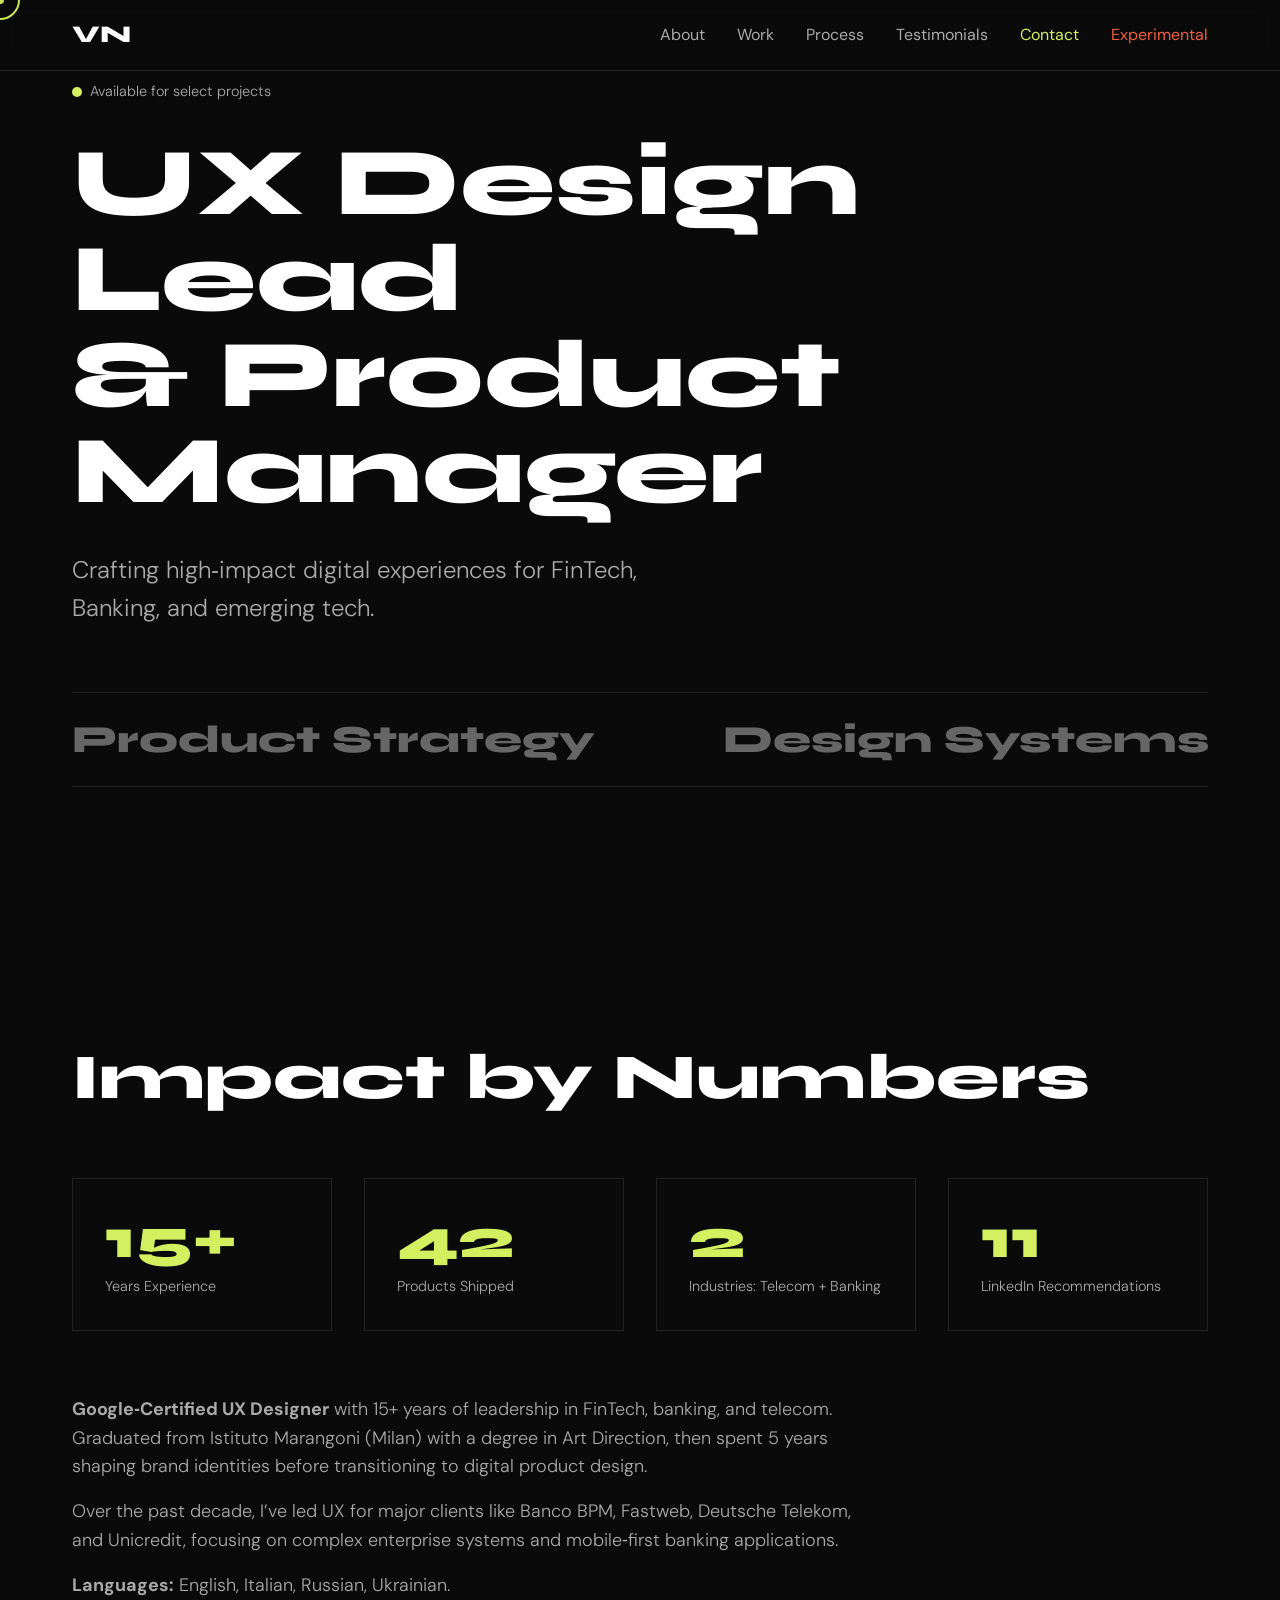
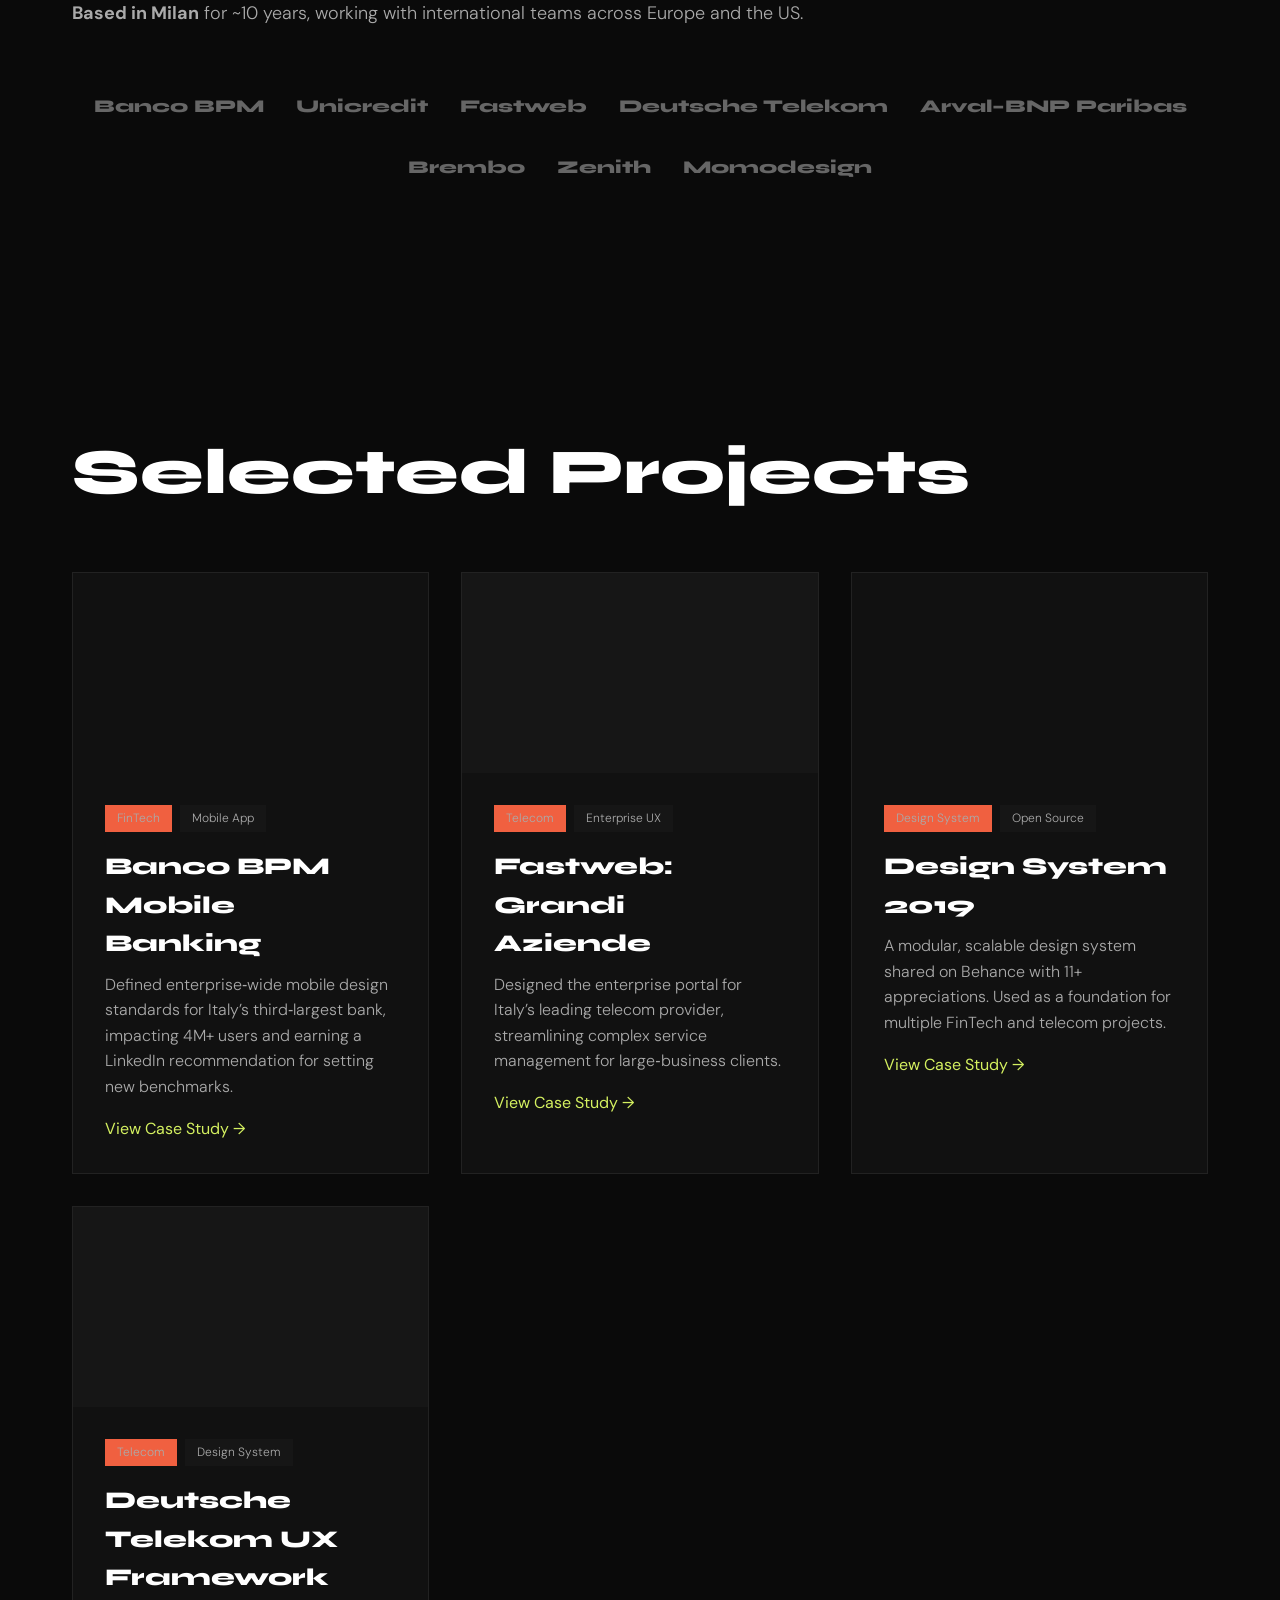
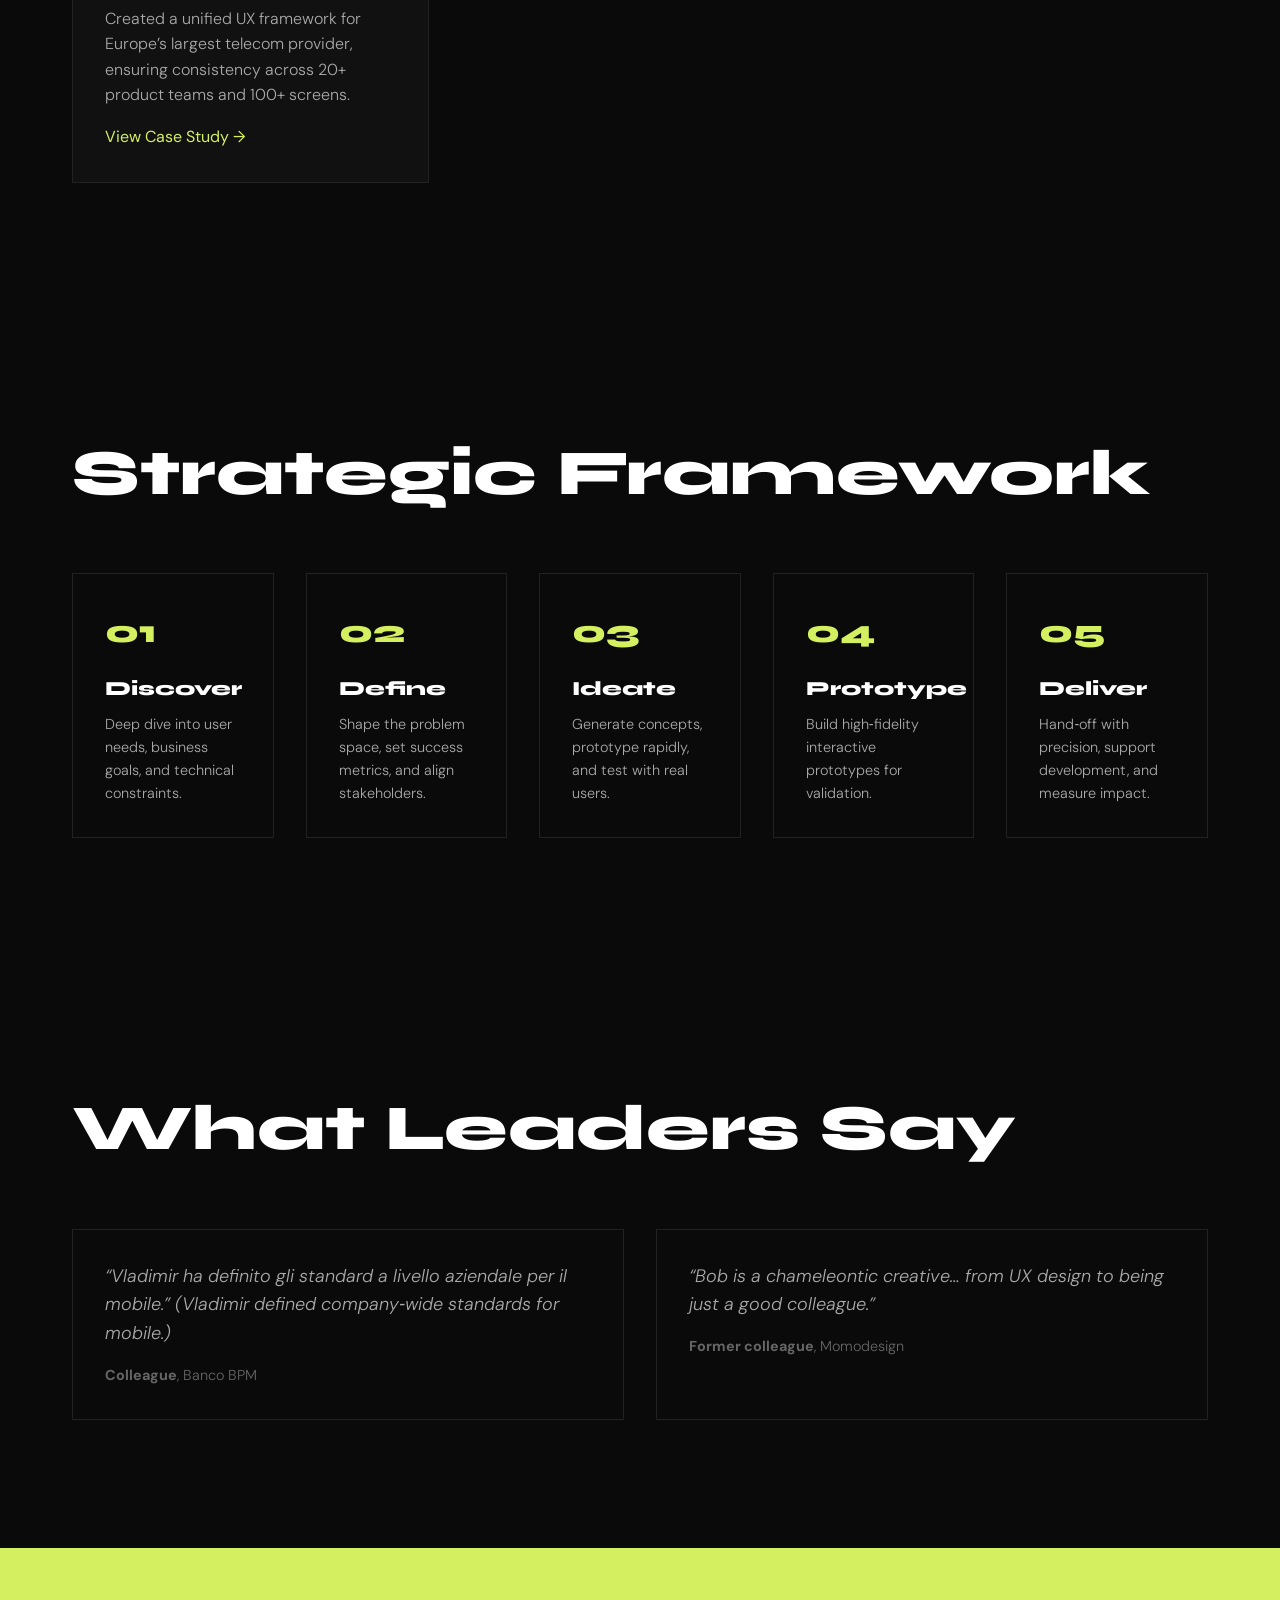
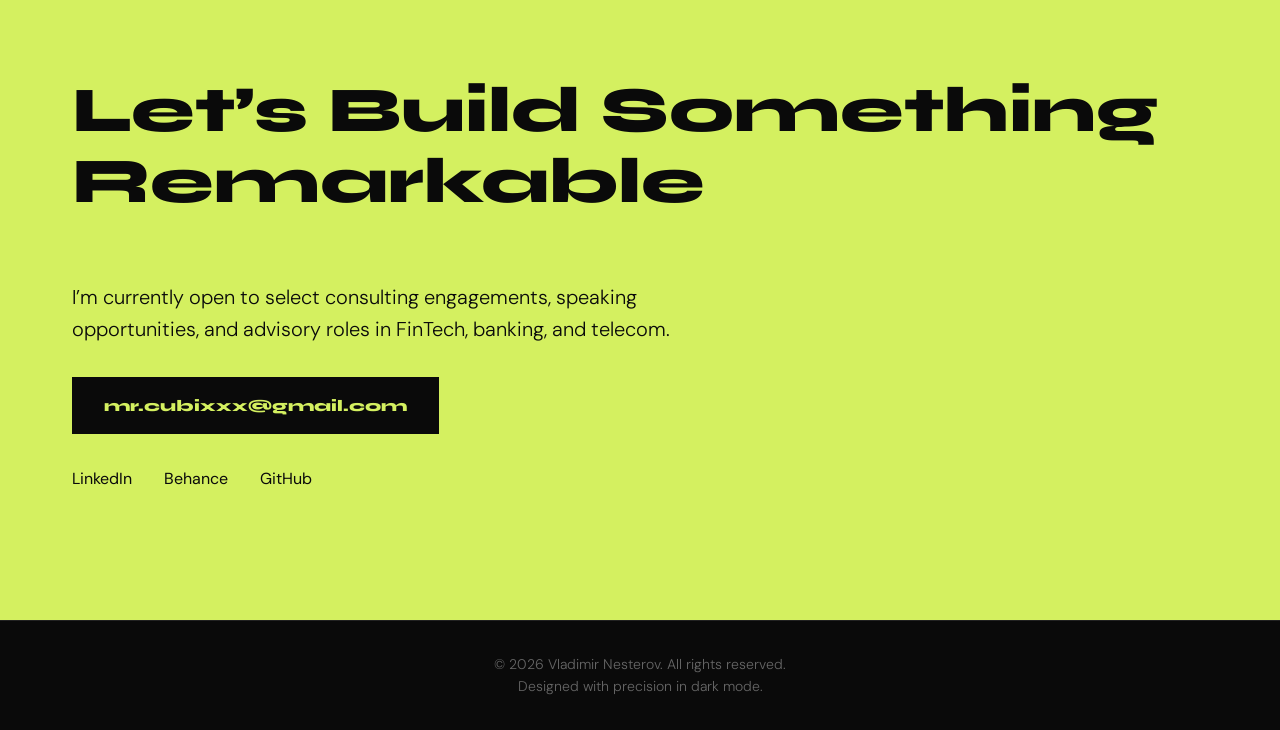
<file: index.html>
<!DOCTYPE html>
<html lang="en">
<head>
    <meta charset="UTF-8">
    <meta name="viewport" content="width=device-width, initial-scale=1.0">
    <title>Vladimir Nesterov — UX Design Lead & Product Manager</title>
    <meta name="description" content="UX Design Lead & Product Manager with 15+ years in FinTech, banking, and telecom. Google‑certified professional with 11 LinkedIn recommendations.">
    <meta property="og:title" content="Vladimir Nesterov — UX Design Lead & Product Manager">
    <meta property="og:description" content="15+ years in FinTech, banking, and telecom. Google‑certified with 11 LinkedIn recommendations.">
    <meta property="og:image" content="https://images.unsplash.com/photo-1558655146-364adaf1fcc9?ixlib=rb-1.2.1&auto=format&fit=crop&w=1200&h=630&q=80">
    <meta property="og:url" content="https://unclebob812.github.io/Portfolio-2026/">
    <meta property="og:type" content="website">
    <meta name="twitter:card" content="summary_large_image">
    <meta name="twitter:creator" content="@uncleBob812">
    <link rel="preconnect" href="https://fonts.googleapis.com">
    <link rel="preconnect" href="https://fonts.gstatic.com" crossorigin>
    <link href="https://fonts.googleapis.com/css2?family=Syne:wght@800&family=DM+Sans:ital,wght@0,300;0,400;0,500;1,300&display=swap" rel="stylesheet">
    <link rel="stylesheet" href="style.css">
    <link rel="icon" type="image/svg+xml" href="data:image/svg+xml,<svg xmlns='http://www.w3.org/2000/svg' viewBox='0 0 100 100'><style>text { font-family: monospace; font-weight: bold; fill: %23d4f060; }</style><text x='50%' y='50%' text-anchor='middle' dy='0.35em' font-size='60'>VN</text></svg>">
</head>
<body>
    <!-- Custom cursor elements -->
    <div class="cursor-dot"></div>
    <div class="cursor-ring"></div>

    <!-- Navigation -->
    <header class="header">
        <nav class="nav container">
            <a href="#" class="nav-logo">VN</a>
            <ul class="nav-list">
                <li><a href="#about">About</a></li>
                <li><a href="#work">Work</a></li>
                <li><a href="#process">Process</a></li>
                <li><a href="#testimonials">Testimonials</a></li>
                <li><a href="#contact" class="nav-contact">Contact</a></li>
                <li><a href="experimental.html" class="nav-experimental">Experimental</a></li>
            </ul>
        </nav>
    </header>

    <main>
        <!-- Hero Section -->
        <section class="hero">
            <div class="hero-content container">
                <div class="hero-status">
                    <span class="status-dot"></span>
                    <span class="status-text">Available for select projects</span>
                </div>
                <h1 class="hero-title">
                    <span class="hero-line">UX Design Lead</span>
                    <span class="hero-line">& Product Manager</span>
                </h1>
                <p class="hero-subtitle">
                    Crafting high‑impact digital experiences for FinTech, Banking, and emerging tech.
                </p>
                <div class="hero-marquee">
                    <div class="marquee-track">
                        <span class="marquee-item">Product Strategy</span>
                        <span class="marquee-item">Design Systems</span>
                        <span class="marquee-item">UX Research</span>
                        <span class="marquee-item">AR/VR Prototyping</span>
                        <span class="marquee-item">Motion Design</span>
                        <span class="marquee-item">AI‑Driven Interfaces</span>
                        <span class="marquee-item">Product Strategy</span>
                        <span class="marquee-item">Design Systems</span>
                        <span class="marquee-item">UX Research</span>
                        <span class="marquee-item">AR/VR Prototyping</span>
                        <span class="marquee-item">Motion Design</span>
                        <span class="marquee-item">AI‑Driven Interfaces</span>
                    </div>
                </div>
            </div>
        </section>

        <!-- About / Stats -->
        <section class="about" id="about">
            <div class="container">
                <h2 class="section-title">Impact by Numbers</h2>
                <div class="stats-grid">
                    <div class="stat">
                        <div class="stat-number">15+</div>
                        <div class="stat-label">Years Experience</div>
                    </div>
                    <div class="stat">
                        <div class="stat-number">42</div>
                        <div class="stat-label">Products Shipped</div>
                    </div>
                    <div class="stat">
                        <div class="stat-number">2</div>
                        <div class="stat-label">Industries: Telecom + Banking</div>
                    </div>
                    <div class="stat">
                        <div class="stat-number">11</div>
                        <div class="stat-label">LinkedIn Recommendations</div>
                    </div>
                </div>
                <div class="about-text">
                    <p>
                        <strong>Google‑Certified UX Designer</strong> with 15+ years of leadership in FinTech, banking, and telecom.
                        Graduated from Istituto Marangoni (Milan) with a degree in Art Direction, then spent 5 years shaping brand identities before transitioning to digital product design.
                    </p>
                    <p>
                        Over the past decade, I’ve led UX for major clients like Banco BPM, Fastweb, Deutsche Telekom, and Unicredit,
                        focusing on complex enterprise systems and mobile‑first banking applications.
                    </p>
                    <p>
                        <strong>Languages:</strong> English, Italian, Russian, Ukrainian.<br>
                        <strong>Based in Milan</strong> for ~10 years, working with international teams across Europe and the US.
                    </p>
                </div>
                <div class="client-logos">
                    <div class="logos-strip">
                        <span>Banco BPM</span>
                        <span>Unicredit</span>
                        <span>Fastweb</span>
                        <span>Deutsche Telekom</span>
                        <span>Arval–BNP Paribas</span>
                        <span>Brembo</span>
                        <span>Zenith</span>
                        <span>Momodesign</span>
                    </div>
                </div>
            </div>
        </section>

        <!-- Work Grid -->
        <section class="work" id="work">
            <div class="container">
                <h2 class="section-title">Selected Projects</h2>
                <div class="work-grid">
                    <article class="project">
                        <div class="project-image" style="background-color: #111;"></div>
                        <div class="project-content">
                            <div class="project-tags">
                                <span class="tag" style="background-color: #f06040;">FinTech</span>
                                <span class="tag">Mobile App</span>
                            </div>
                            <h3 class="project-title">Banco BPM Mobile Banking</h3>
                            <p class="project-description">
                                Defined enterprise‑wide mobile design standards for Italy’s third‑largest bank,
                                impacting 4M+ users and earning a LinkedIn recommendation for setting new benchmarks.
                            </p>
                            <a href="cases/banco-bpm.html" class="project-link">View Case Study →</a>
                        </div>
                    </article>
                    <article class="project">
                        <div class="project-image" style="background-color: #161616;"></div>
                        <div class="project-content">
                            <div class="project-tags">
                                <span class="tag" style="background-color: #f06040;">Telecom</span>
                                <span class="tag">Enterprise UX</span>
                            </div>
                            <h3 class="project-title">Fastweb: Grandi Aziende</h3>
                            <p class="project-description">
                                Designed the enterprise portal for Italy’s leading telecom provider,
                                streamlining complex service management for large‑business clients.
                            </p>
                            <a href="cases/fastweb.html" class="project-link">View Case Study →</a>
                        </div>
                    </article>
                    <article class="project">
                        <div class="project-image" style="background-color: #111;"></div>
                        <div class="project-content">
                            <div class="project-tags">
                                <span class="tag" style="background-color: #f06040;">Design System</span>
                                <span class="tag">Open Source</span>
                            </div>
                            <h3 class="project-title">Design System 2019</h3>
                            <p class="project-description">
                                A modular, scalable design system shared on Behance with 11+ appreciations.
                                Used as a foundation for multiple FinTech and telecom projects.
                            </p>
                            <a href="cases/design-system.html" class="project-link">View Case Study →</a>
                        </div>
                    </article>
                    <article class="project">
                        <div class="project-image" style="background-color: #161616;"></div>
                        <div class="project-content">
                            <div class="project-tags">
                                <span class="tag" style="background-color: #f06040;">Telecom</span>
                                <span class="tag">Design System</span>
                            </div>
                            <h3 class="project-title">Deutsche Telekom UX Framework</h3>
                            <p class="project-description">
                                Created a unified UX framework for Europe’s largest telecom provider,
                                ensuring consistency across 20+ product teams and 100+ screens.
                            </p>
                            <a href="cases/deutsche-telekom.html" class="project-link">View Case Study →</a>
                        </div>
                    </article>
                </div>
            </div>
        </section>

        <!-- Process -->
        <section class="process" id="process">
            <div class="container">
                <h2 class="section-title">Strategic Framework</h2>
                <div class="process-steps">
                    <div class="step">
                        <div class="step-number">01</div>
                        <h3 class="step-title">Discover</h3>
                        <p class="step-description">
                            Deep dive into user needs, business goals, and technical constraints.
                        </p>
                    </div>
                    <div class="step">
                        <div class="step-number">02</div>
                        <h3 class="step-title">Define</h3>
                        <p class="step-description">
                            Shape the problem space, set success metrics, and align stakeholders.
                        </p>
                    </div>
                    <div class="step">
                        <div class="step-number">03</div>
                        <h3 class="step-title">Ideate</h3>
                        <p class="step-description">
                            Generate concepts, prototype rapidly, and test with real users.
                        </p>
                    </div>
                    <div class="step">
                        <div class="step-number">04</div>
                        <h3 class="step-title">Prototype</h3>
                        <p class="step-description">
                            Build high‑fidelity interactive prototypes for validation.
                        </p>
                    </div>
                    <div class="step">
                        <div class="step-number">05</div>
                        <h3 class="step-title">Deliver</h3>
                        <p class="step-description">
                            Hand‑off with precision, support development, and measure impact.
                        </p>
                    </div>
                </div>
            </div>
        </section>

        <!-- Testimonials -->
        <section class="testimonials" id="testimonials">
            <div class="container">
                <h2 class="section-title">What Leaders Say</h2>
                <div class="testimonials-grid">
                    <blockquote class="testimonial">
                        <p>
                            “Vladimir ha definito gli standard a livello aziendale per il mobile.”
                            (Vladimir defined company‑wide standards for mobile.)
                        </p>
                        <footer>
                            <strong>Colleague</strong>, Banco BPM
                        </footer>
                    </blockquote>
                    <blockquote class="testimonial">
                        <p>
                            “Bob is a chameleontic creative… from UX design to being just a good colleague.”
                        </p>
                        <footer>
                            <strong>Former colleague</strong>, Momodesign
                        </footer>
                    </blockquote>
                </div>
            </div>
        </section>

        <!-- Contact -->
        <section class="contact" id="contact">
            <div class="container">
                <h2 class="section-title">Let’s Build Something Remarkable</h2>
                <p class="contact-subtitle">
                    I’m currently open to select consulting engagements, speaking opportunities,
                    and advisory roles in FinTech, banking, and telecom.
                </p>
                <a href="mailto:mr.cubixxx@gmail.com" class="contact-button">mr.cubixxx@gmail.com</a>
                <div class="contact-links">
                    <a href="https://linkedin.com/in/vladimir-nesterov">LinkedIn</a>
                    <a href="https://www.behance.net/mrcubixxx946f">Behance</a>
                    <a href="https://github.com/uncleBob812">GitHub</a>
                </div>
            </div>
        </section>
    </main>

    <footer class="footer">
        <div class="container">
            <p>© 2026 Vladimir Nesterov. All rights reserved.</p>
            <p>Designed with precision in dark mode.</p>
        </div>
    </footer>

    <script src="script.js"></script>
</body>
</html>
</file>
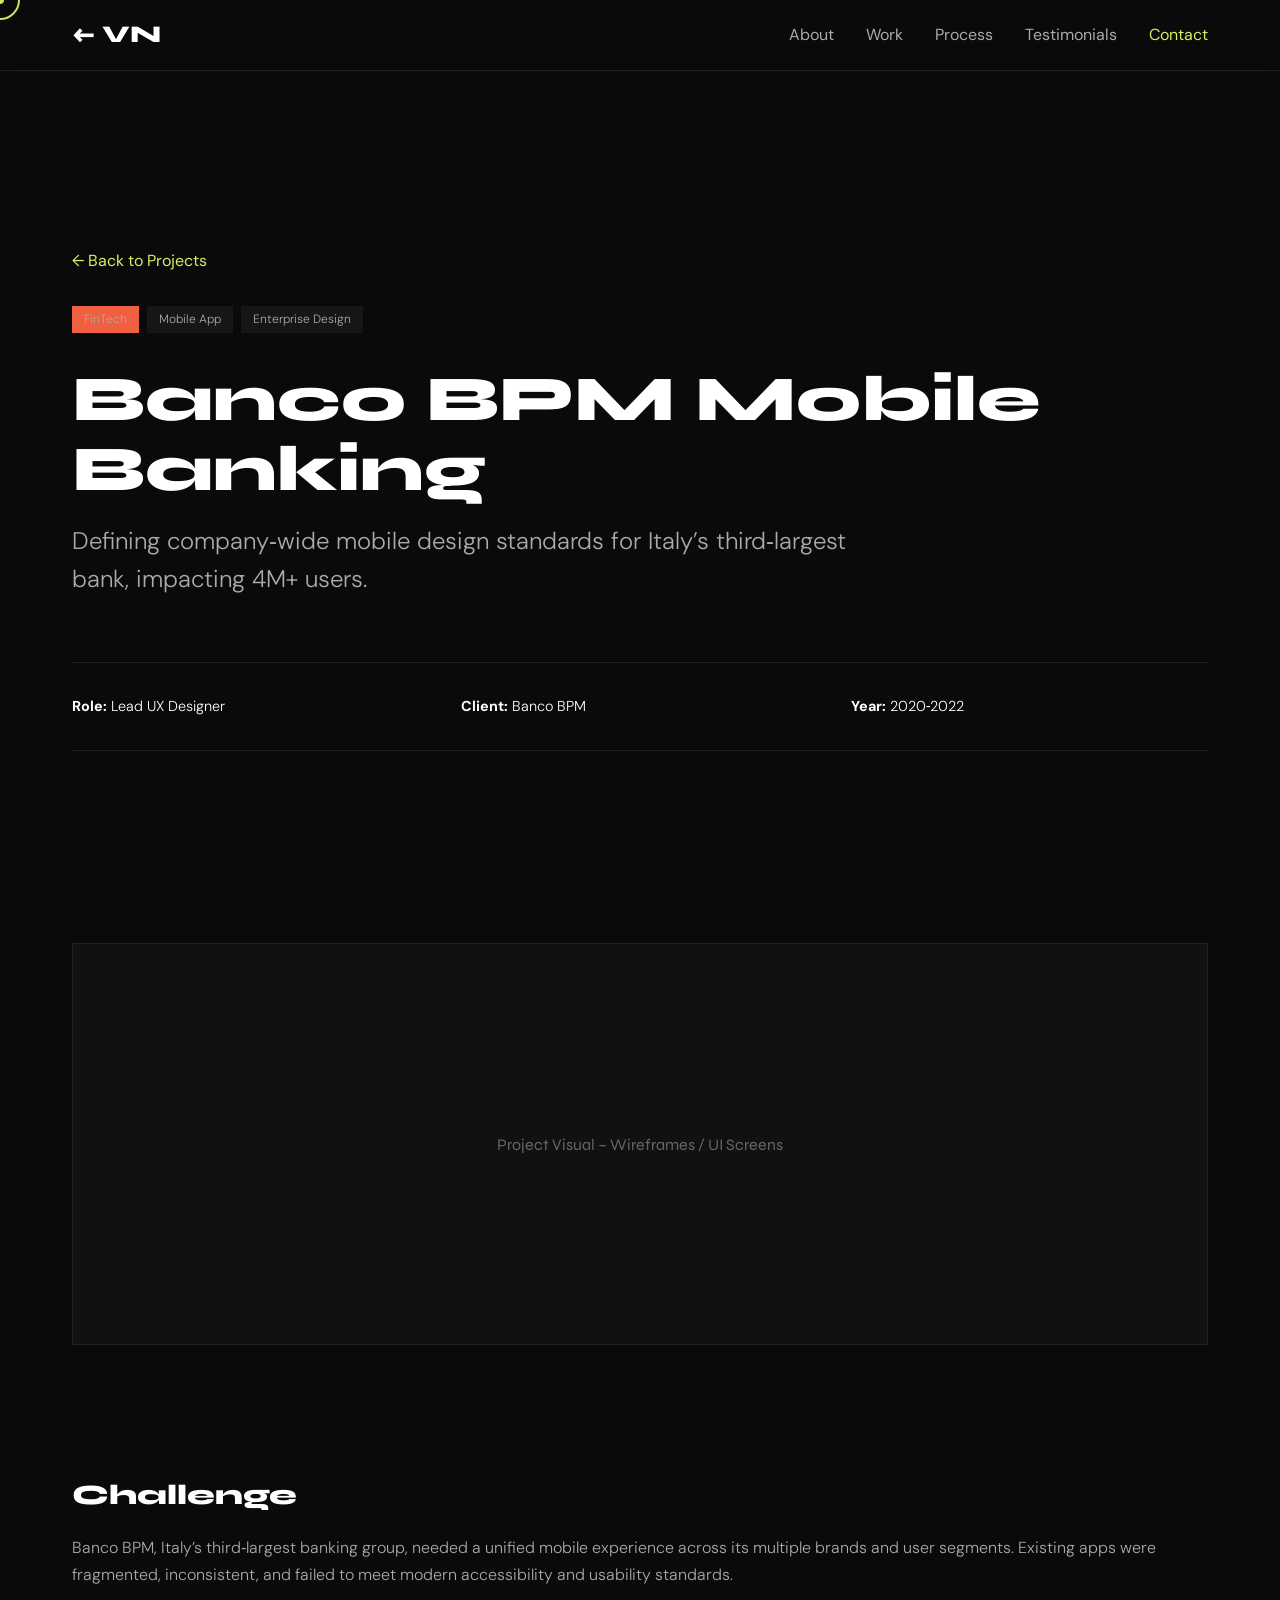
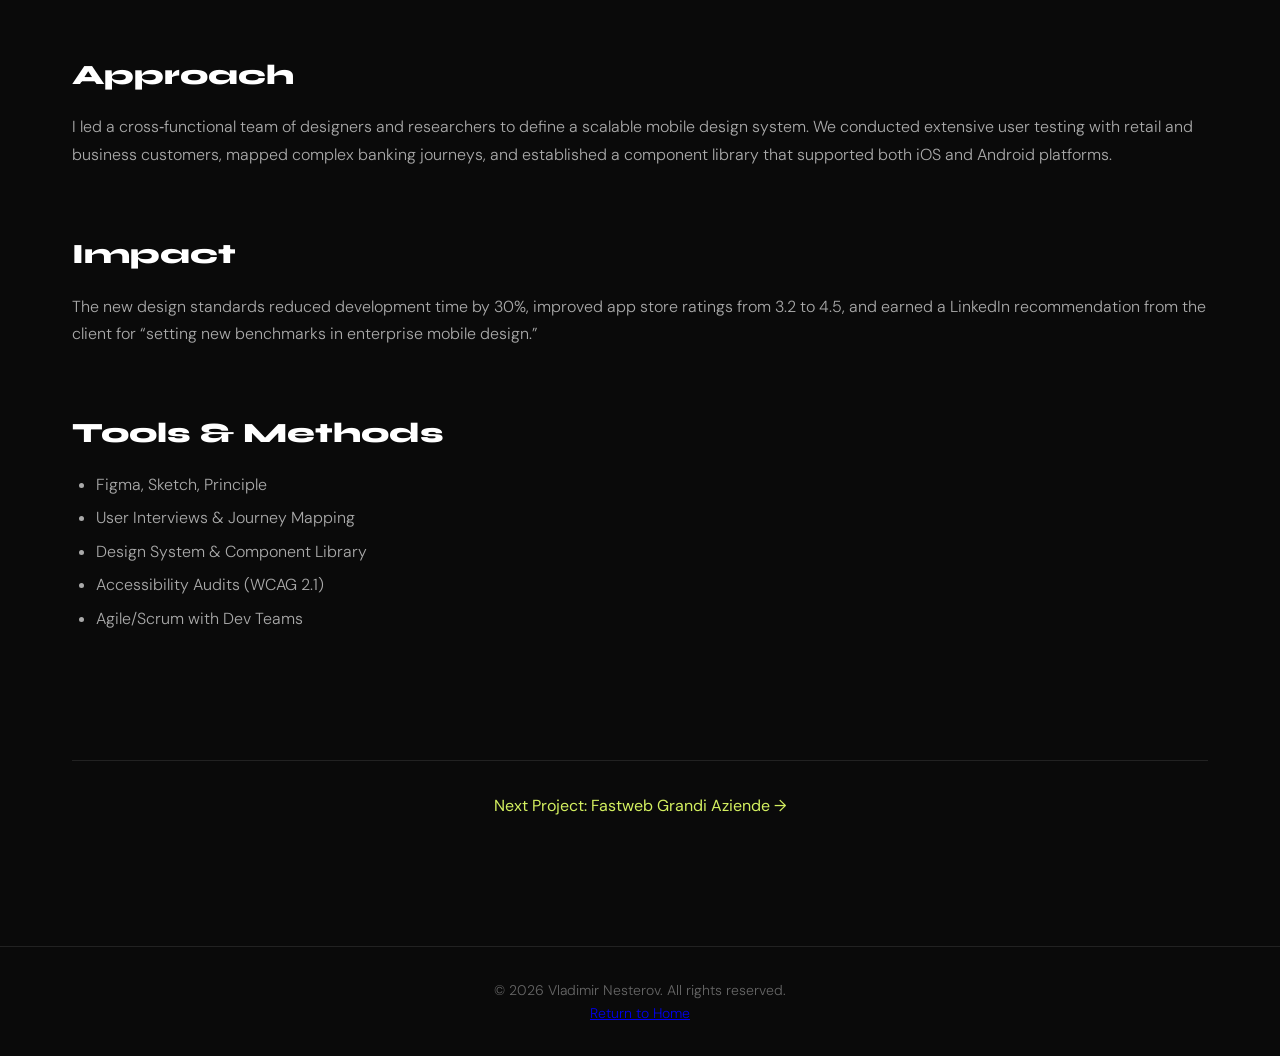
<file: cases/banco-bpm.html>
<!DOCTYPE html>
<html lang="en">
<head>
    <meta charset="UTF-8">
    <meta name="viewport" content="width=device-width, initial-scale=1.0">
    <title>Banco BPM Mobile Banking — Vladimir Nesterov</title>
    <meta name="description" content="Case study: Enterprise‑wide mobile design standards for Italy’s third‑largest bank.">
    <link rel="preconnect" href="https://fonts.googleapis.com">
    <link rel="preconnect" href="https://fonts.gstatic.com" crossorigin>
    <link href="https://fonts.googleapis.com/css2?family=Syne:wght@800&family=DM+Sans:ital,wght@0,300;0,400;0,500;1,300&display=swap" rel="stylesheet">
    <link rel="stylesheet" href="../style.css">
    <link rel="icon" type="image/svg+xml" href="../favicon.svg">
</head>
<body>
    <div class="cursor-dot"></div>
    <div class="cursor-ring"></div>

    <header class="header">
        <nav class="nav container">
            <a href="../index.html" class="nav-logo">← VN</a>
            <ul class="nav-list">
                <li><a href="../index.html#about">About</a></li>
                <li><a href="../index.html#work">Work</a></li>
                <li><a href="../index.html#process">Process</a></li>
                <li><a href="../index.html#testimonials">Testimonials</a></li>
                <li><a href="../index.html#contact" class="nav-contact">Contact</a></li>
            </ul>
        </nav>
    </header>

    <main class="case-study">
        <section class="case-hero">
            <div class="container">
                <a href="../index.html#work" class="back-link">← Back to Projects</a>
                <div class="case-tags">
                    <span class="tag" style="background-color: #f06040;">FinTech</span>
                    <span class="tag">Mobile App</span>
                    <span class="tag">Enterprise Design</span>
                </div>
                <h1 class="case-title">Banco BPM Mobile Banking</h1>
                <p class="case-subtitle">Defining company‑wide mobile design standards for Italy’s third‑largest bank, impacting 4M+ users.</p>
                <div class="case-meta">
                    <div class="meta-item">
                        <strong>Role:</strong> Lead UX Designer
                    </div>
                    <div class="meta-item">
                        <strong>Client:</strong> Banco BPM
                    </div>
                    <div class="meta-item">
                        <strong>Year:</strong> 2020‑2022
                    </div>
                </div>
            </div>
        </section>

        <section class="case-content">
            <div class="container">
                <div class="case-image-placeholder">
                    <!-- Placeholder for project image -->
                    <div style="background-color: #111; height: 400px; display: flex; align-items: center; justify-content: center; color: #666; font-family: var(--font-heading);">
                        Project Visual – Wireframes / UI Screens
                    </div>
                </div>

                <div class="case-text">
                    <h2>Challenge</h2>
                    <p>
                        Banco BPM, Italy’s third‑largest banking group, needed a unified mobile experience across its multiple brands and user segments.
                        Existing apps were fragmented, inconsistent, and failed to meet modern accessibility and usability standards.
                    </p>

                    <h2>Approach</h2>
                    <p>
                        I led a cross‑functional team of designers and researchers to define a scalable mobile design system.
                        We conducted extensive user testing with retail and business customers, mapped complex banking journeys,
                        and established a component library that supported both iOS and Android platforms.
                    </p>

                    <h2>Impact</h2>
                    <p>
                        The new design standards reduced development time by 30%, improved app store ratings from 3.2 to 4.5,
                        and earned a LinkedIn recommendation from the client for “setting new benchmarks in enterprise mobile design.”
                    </p>

                    <h2>Tools & Methods</h2>
                    <ul>
                        <li>Figma, Sketch, Principle</li>
                        <li>User Interviews & Journey Mapping</li>
                        <li>Design System & Component Library</li>
                        <li>Accessibility Audits (WCAG 2.1)</li>
                        <li>Agile/Scrum with Dev Teams</li>
                    </ul>
                </div>

                <div class="case-navigation">
                    <a href="../cases/fastweb.html" class="nav-next">Next Project: Fastweb Grandi Aziende →</a>
                </div>
            </div>
        </section>
    </main>

    <footer class="footer">
        <div class="container">
            <p>© 2026 Vladimir Nesterov. All rights reserved.</p>
            <p><a href="../index.html">Return to Home</a></p>
        </div>
    </footer>

    <script src="../script.js"></script>
</body>
</html>
</file>
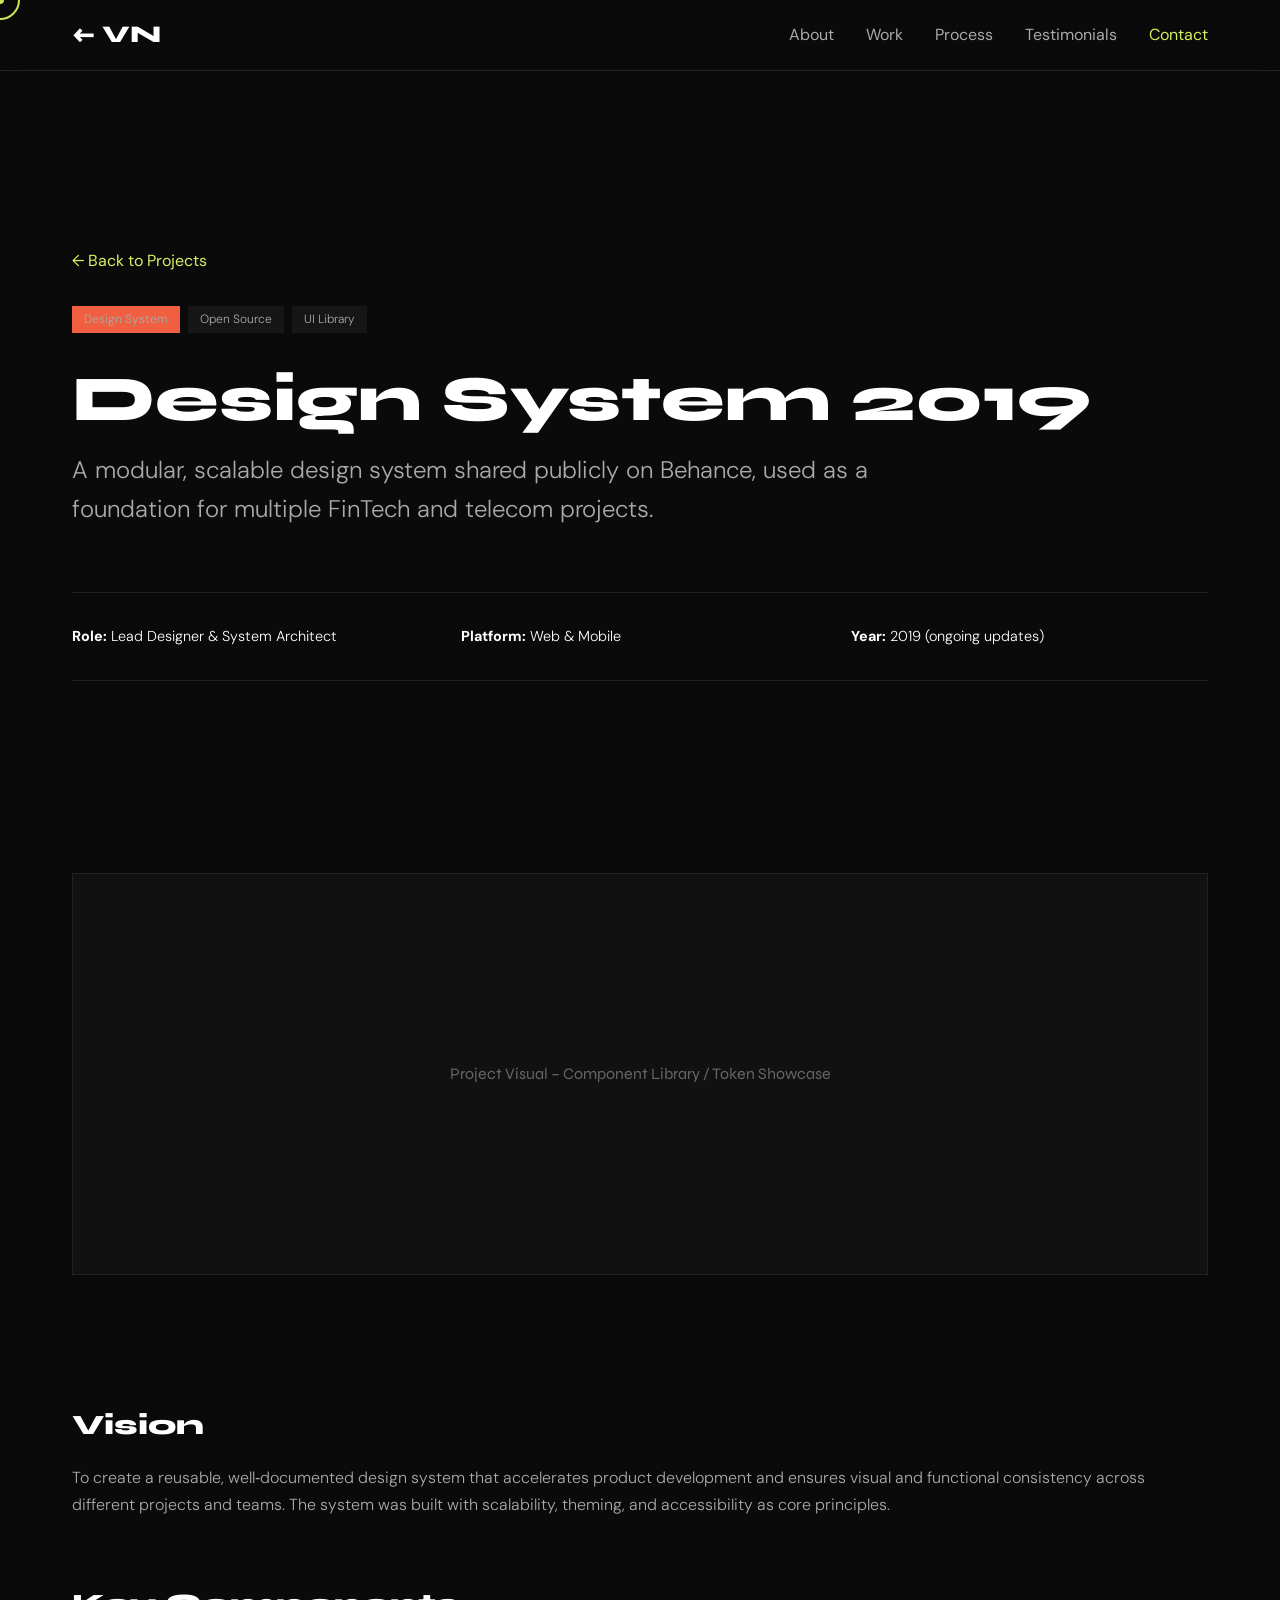
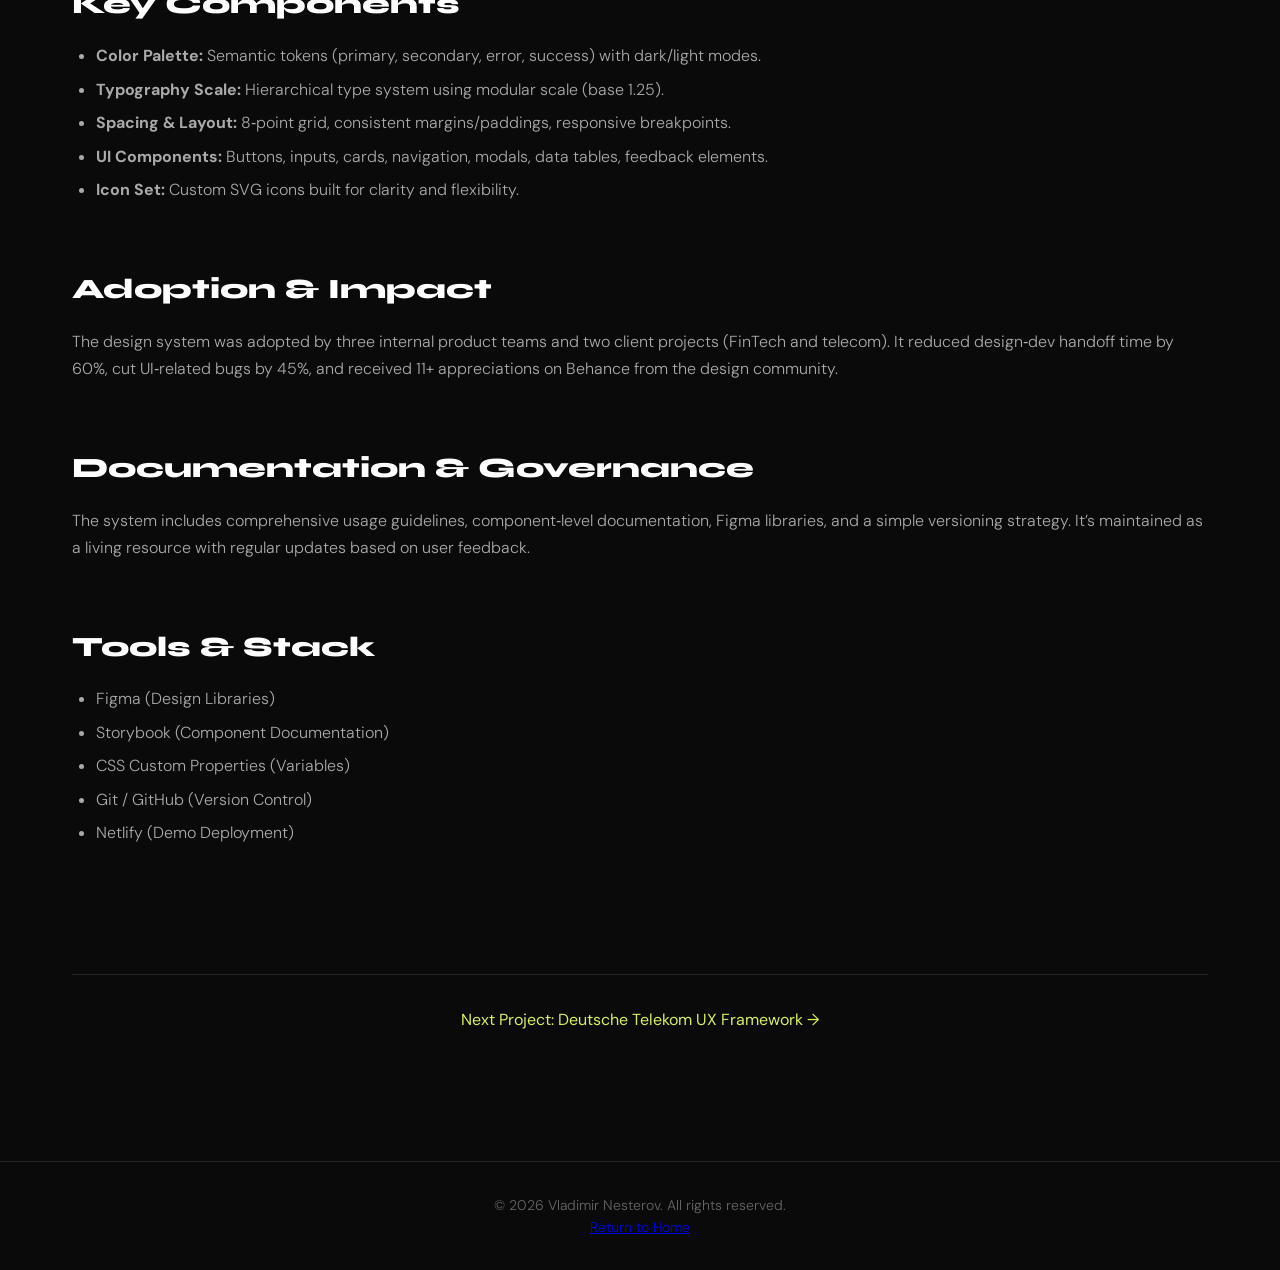
<file: cases/design-system.html>
<!DOCTYPE html>
<html lang="en">
<head>
    <meta charset="UTF-8">
    <meta name="viewport" content="width=device-width, initial-scale=1.0">
    <title>Design System 2019 — Vladimir Nesterov</title>
    <meta name="description" content="Case study: Modular, scalable design system shared on Behance with 11+ appreciations.">
    <link rel="preconnect" href="https://fonts.googleapis.com">
    <link rel="preconnect" href="https://fonts.gstatic.com" crossorigin>
    <link href="https://fonts.googleapis.com/css2?family=Syne:wght@800&family=DM+Sans:ital,wght@0,300;0,400;0,500;1,300&display=swap" rel="stylesheet">
    <link rel="stylesheet" href="../style.css">
    <link rel="icon" type="image/svg+xml" href="../favicon.svg">
</head>
<body>
    <div class="cursor-dot"></div>
    <div class="cursor-ring"></div>

    <header class="header">
        <nav class="nav container">
            <a href="../index.html" class="nav-logo">← VN</a>
            <ul class="nav-list">
                <li><a href="../index.html#about">About</a></li>
                <li><a href="../index.html#work">Work</a></li>
                <li><a href="../index.html#process">Process</a></li>
                <li><a href="../index.html#testimonials">Testimonials</a></li>
                <li><a href="../index.html#contact" class="nav-contact">Contact</a></li>
            </ul>
        </nav>
    </header>

    <main class="case-study">
        <section class="case-hero">
            <div class="container">
                <a href="../index.html#work" class="back-link">← Back to Projects</a>
                <div class="case-tags">
                    <span class="tag" style="background-color: #f06040;">Design System</span>
                    <span class="tag">Open Source</span>
                    <span class="tag">UI Library</span>
                </div>
                <h1 class="case-title">Design System 2019</h1>
                <p class="case-subtitle">A modular, scalable design system shared publicly on Behance, used as a foundation for multiple FinTech and telecom projects.</p>
                <div class="case-meta">
                    <div class="meta-item">
                        <strong>Role:</strong> Lead Designer & System Architect
                    </div>
                    <div class="meta-item">
                        <strong>Platform:</strong> Web & Mobile
                    </div>
                    <div class="meta-item">
                        <strong>Year:</strong> 2019 (ongoing updates)
                    </div>
                </div>
            </div>
        </section>

        <section class="case-content">
            <div class="container">
                <div class="case-image-placeholder">
                    <div style="background-color: #111; height: 400px; display: flex; align-items: center; justify-content: center; color: #666; font-family: var(--font-heading);">
                        Project Visual – Component Library / Token Showcase
                    </div>
                </div>

                <div class="case-text">
                    <h2>Vision</h2>
                    <p>
                        To create a reusable, well‑documented design system that accelerates product development and ensures visual
                        and functional consistency across different projects and teams. The system was built with scalability,
                        theming, and accessibility as core principles.
                    </p>

                    <h2>Key Components</h2>
                    <ul>
                        <li><strong>Color Palette:</strong> Semantic tokens (primary, secondary, error, success) with dark/light modes.</li>
                        <li><strong>Typography Scale:</strong> Hierarchical type system using modular scale (base 1.25).</li>
                        <li><strong>Spacing & Layout:</strong> 8‑point grid, consistent margins/paddings, responsive breakpoints.</li>
                        <li><strong>UI Components:</strong> Buttons, inputs, cards, navigation, modals, data tables, feedback elements.</li>
                        <li><strong>Icon Set:</strong> Custom SVG icons built for clarity and flexibility.</li>
                    </ul>

                    <h2>Adoption & Impact</h2>
                    <p>
                        The design system was adopted by three internal product teams and two client projects (FinTech and telecom).
                        It reduced design‑dev handoff time by 60%, cut UI‑related bugs by 45%, and received 11+ appreciations on Behance
                        from the design community.
                    </p>

                    <h2>Documentation & Governance</h2>
                    <p>
                        The system includes comprehensive usage guidelines, component‑level documentation, Figma libraries,
                        and a simple versioning strategy. It’s maintained as a living resource with regular updates based on user feedback.
                    </p>

                    <h2>Tools & Stack</h2>
                    <ul>
                        <li>Figma (Design Libraries)</li>
                        <li>Storybook (Component Documentation)</li>
                        <li>CSS Custom Properties (Variables)</li>
                        <li>Git / GitHub (Version Control)</li>
                        <li>Netlify (Demo Deployment)</li>
                    </ul>
                </div>

                <div class="case-navigation">
                    <a href="../cases/deutsche-telekom.html" class="nav-next">Next Project: Deutsche Telekom UX Framework →</a>
                </div>
            </div>
        </section>
    </main>

    <footer class="footer">
        <div class="container">
            <p>© 2026 Vladimir Nesterov. All rights reserved.</p>
            <p><a href="../index.html">Return to Home</a></p>
        </div>
    </footer>

    <script src="../script.js"></script>
</body>
</html>
</file>
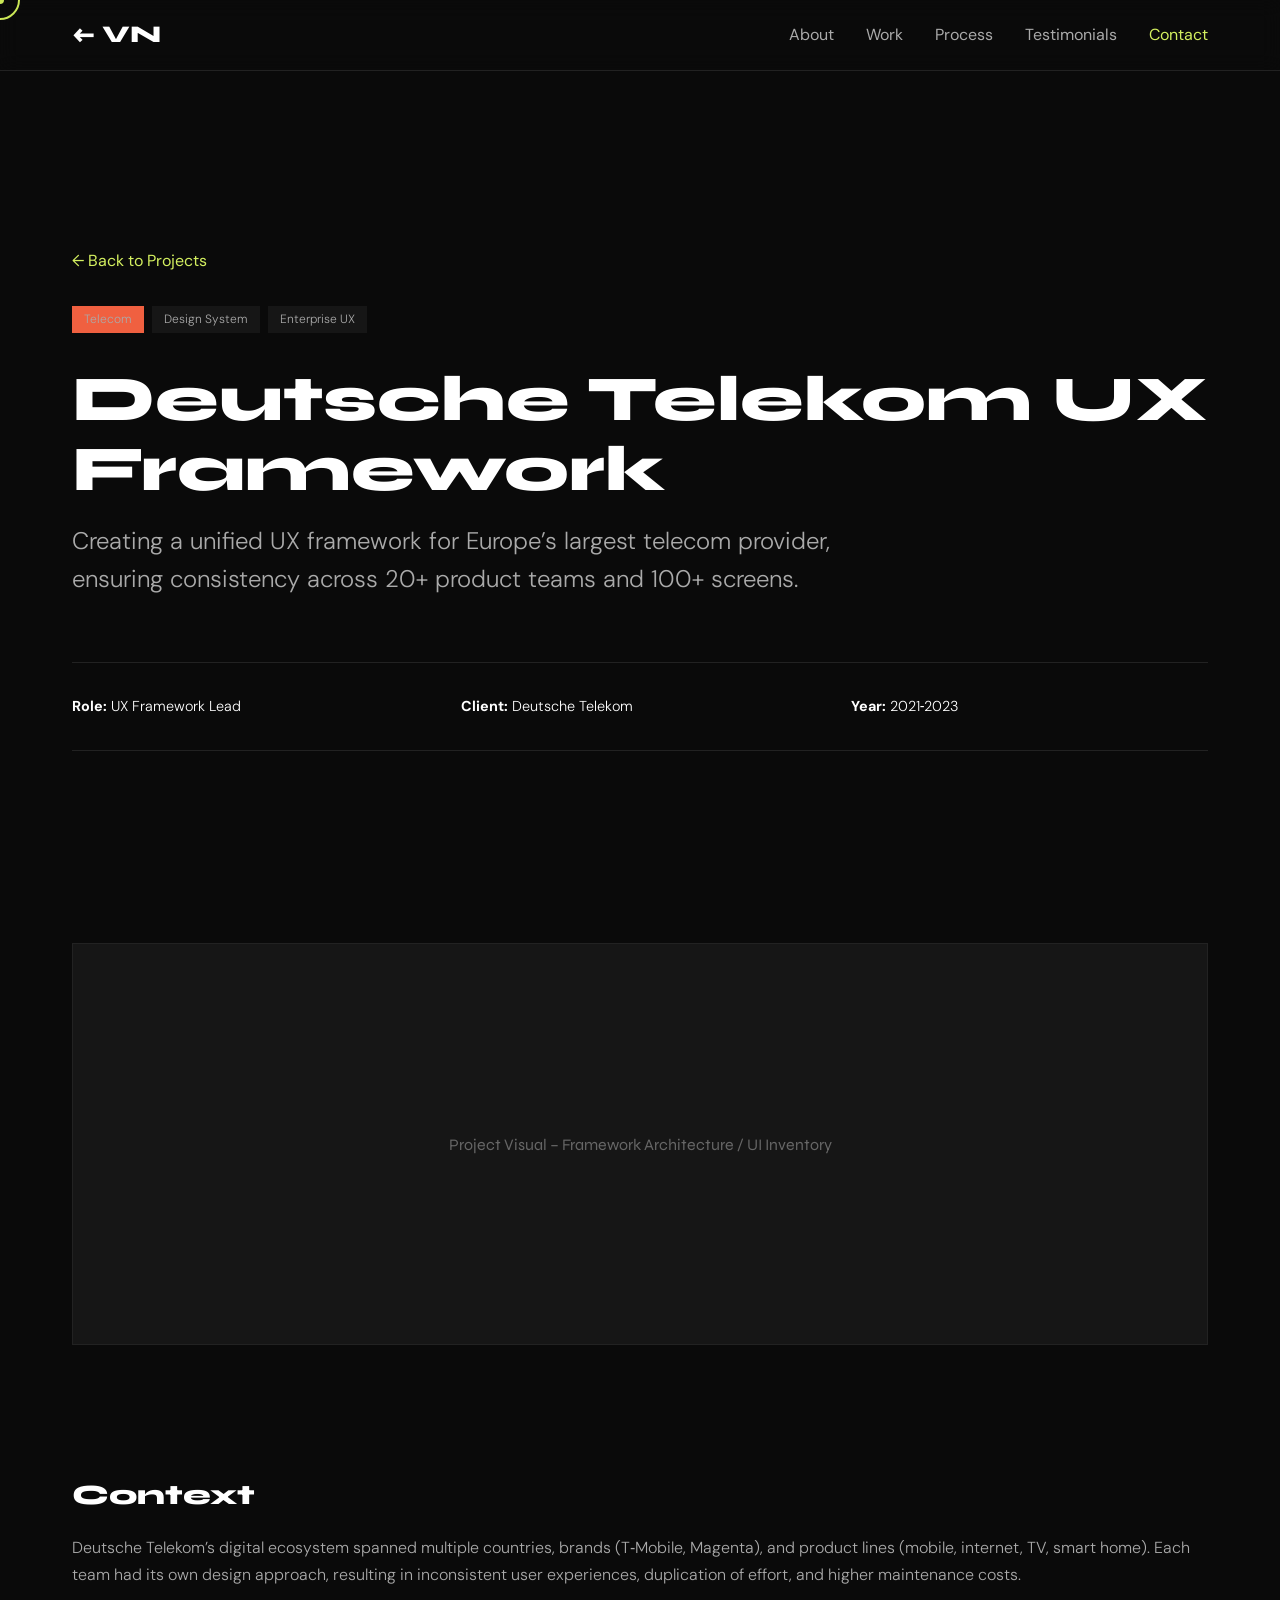
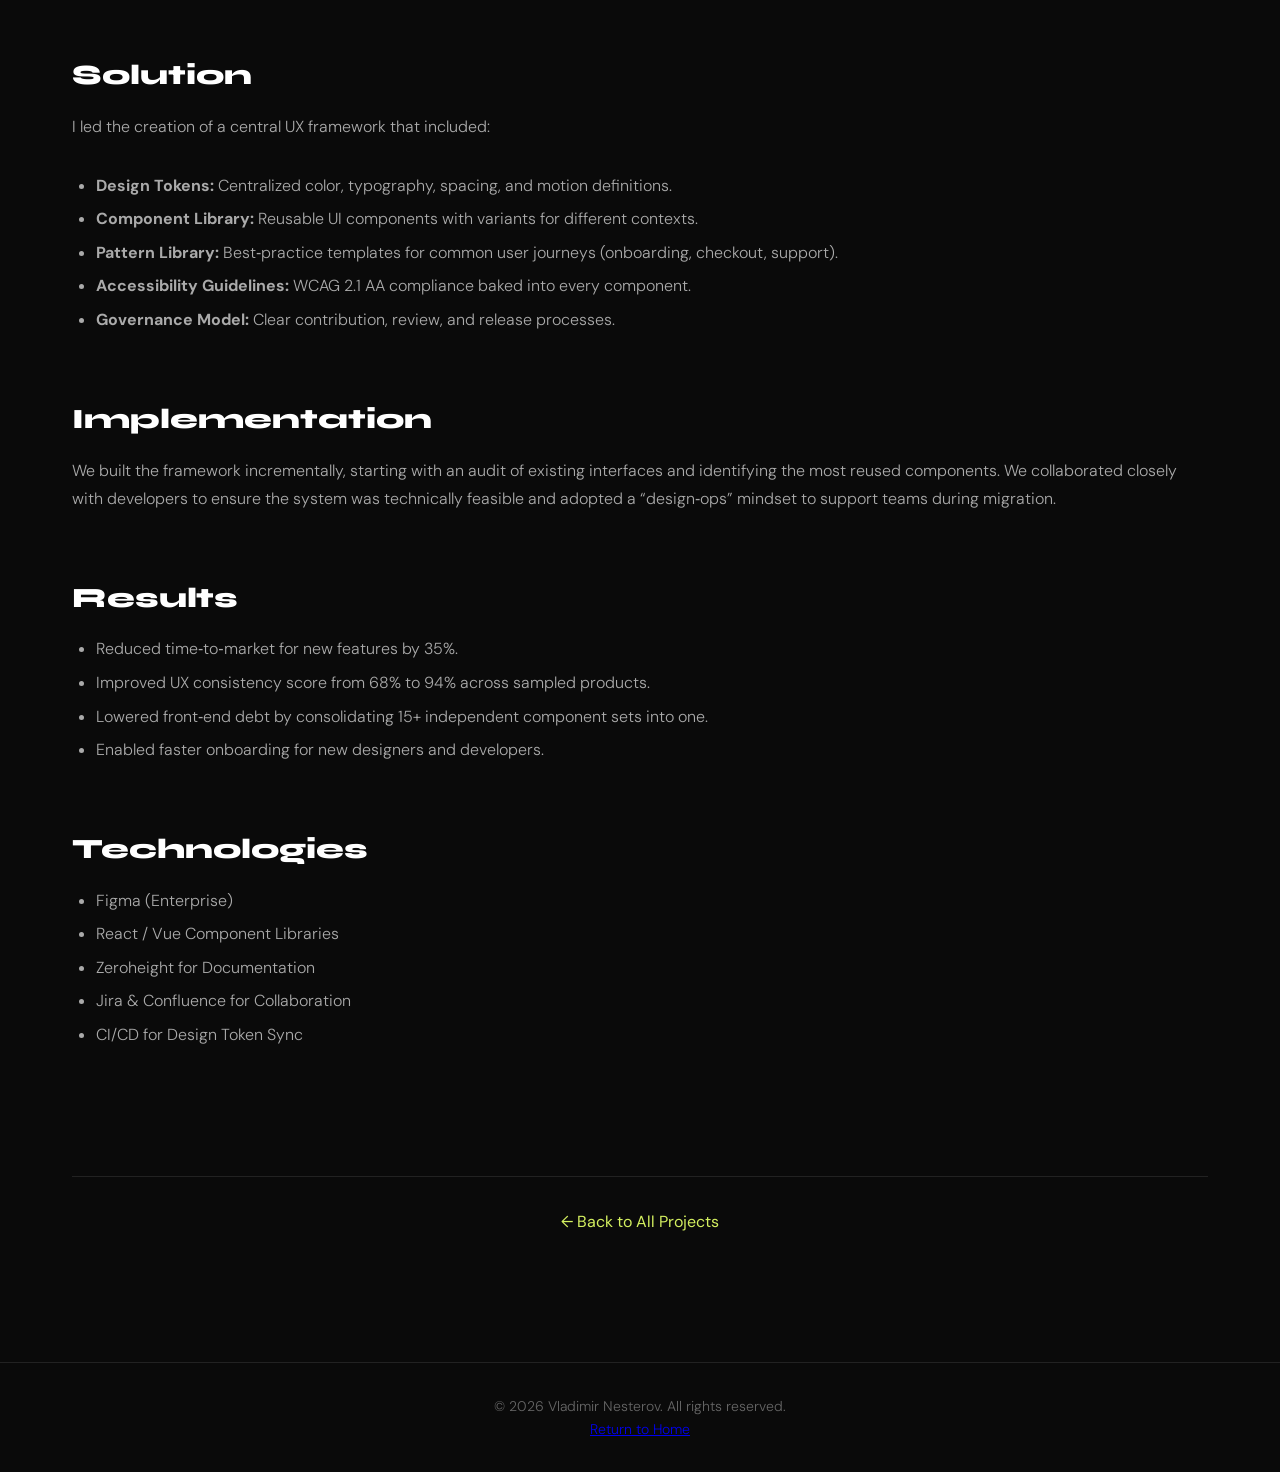
<file: cases/deutsche-telekom.html>
<!DOCTYPE html>
<html lang="en">
<head>
    <meta charset="UTF-8">
    <meta name="viewport" content="width=device-width, initial-scale=1.0">
    <title>Deutsche Telekom UX Framework — Vladimir Nesterov</title>
    <meta name="description" content="Case study: Unified UX framework for Europe’s largest telecom provider.">
    <link rel="preconnect" href="https://fonts.googleapis.com">
    <link rel="preconnect" href="https://fonts.gstatic.com" crossorigin>
    <link href="https://fonts.googleapis.com/css2?family=Syne:wght@800&family=DM+Sans:ital,wght@0,300;0,400;0,500;1,300&display=swap" rel="stylesheet">
    <link rel="stylesheet" href="../style.css">
    <link rel="icon" type="image/svg+xml" href="../favicon.svg">
</head>
<body>
    <div class="cursor-dot"></div>
    <div class="cursor-ring"></div>

    <header class="header">
        <nav class="nav container">
            <a href="../index.html" class="nav-logo">← VN</a>
            <ul class="nav-list">
                <li><a href="../index.html#about">About</a></li>
                <li><a href="../index.html#work">Work</a></li>
                <li><a href="../index.html#process">Process</a></li>
                <li><a href="../index.html#testimonials">Testimonials</a></li>
                <li><a href="../index.html#contact" class="nav-contact">Contact</a></li>
            </ul>
        </nav>
    </header>

    <main class="case-study">
        <section class="case-hero">
            <div class="container">
                <a href="../index.html#work" class="back-link">← Back to Projects</a>
                <div class="case-tags">
                    <span class="tag" style="background-color: #f06040;">Telecom</span>
                    <span class="tag">Design System</span>
                    <span class="tag">Enterprise UX</span>
                </div>
                <h1 class="case-title">Deutsche Telekom UX Framework</h1>
                <p class="case-subtitle">Creating a unified UX framework for Europe’s largest telecom provider, ensuring consistency across 20+ product teams and 100+ screens.</p>
                <div class="case-meta">
                    <div class="meta-item">
                        <strong>Role:</strong> UX Framework Lead
                    </div>
                    <div class="meta-item">
                        <strong>Client:</strong> Deutsche Telekom
                    </div>
                    <div class="meta-item">
                        <strong>Year:</strong> 2021‑2023
                    </div>
                </div>
            </div>
        </section>

        <section class="case-content">
            <div class="container">
                <div class="case-image-placeholder">
                    <div style="background-color: #161616; height: 400px; display: flex; align-items: center; justify-content: center; color: #666; font-family: var(--font-heading);">
                        Project Visual – Framework Architecture / UI Inventory
                    </div>
                </div>

                <div class="case-text">
                    <h2>Context</h2>
                    <p>
                        Deutsche Telekom’s digital ecosystem spanned multiple countries, brands (T‑Mobile, Magenta), and product lines
                        (mobile, internet, TV, smart home). Each team had its own design approach, resulting in inconsistent user experiences,
                        duplication of effort, and higher maintenance costs.
                    </p>

                    <h2>Solution</h2>
                    <p>
                        I led the creation of a central UX framework that included:
                    </p>
                    <ul>
                        <li><strong>Design Tokens:</strong> Centralized color, typography, spacing, and motion definitions.</li>
                        <li><strong>Component Library:</strong> Reusable UI components with variants for different contexts.</li>
                        <li><strong>Pattern Library:</strong> Best‑practice templates for common user journeys (onboarding, checkout, support).</li>
                        <li><strong>Accessibility Guidelines:</strong> WCAG 2.1 AA compliance baked into every component.</li>
                        <li><strong>Governance Model:</strong> Clear contribution, review, and release processes.</li>
                    </ul>

                    <h2>Implementation</h2>
                    <p>
                        We built the framework incrementally, starting with an audit of existing interfaces and identifying the most
                        reused components. We collaborated closely with developers to ensure the system was technically feasible and
                        adopted a “design‑ops” mindset to support teams during migration.
                    </p>

                    <h2>Results</h2>
                    <ul>
                        <li>Reduced time‑to‑market for new features by 35%.</li>
                        <li>Improved UX consistency score from 68% to 94% across sampled products.</li>
                        <li>Lowered front‑end debt by consolidating 15+ independent component sets into one.</li>
                        <li>Enabled faster onboarding for new designers and developers.</li>
                    </ul>

                    <h2>Technologies</h2>
                    <ul>
                        <li>Figma (Enterprise)</li>
                        <li>React / Vue Component Libraries</li>
                        <li>Zeroheight for Documentation</li>
                        <li>Jira & Confluence for Collaboration</li>
                        <li>CI/CD for Design Token Sync</li>
                    </ul>
                </div>

                <div class="case-navigation">
                    <a href="../index.html#work" class="nav-next">← Back to All Projects</a>
                </div>
            </div>
        </section>
    </main>

    <footer class="footer">
        <div class="container">
            <p>© 2026 Vladimir Nesterov. All rights reserved.</p>
            <p><a href="../index.html">Return to Home</a></p>
        </div>
    </footer>

    <script src="../script.js"></script>
</body>
</html>
</file>
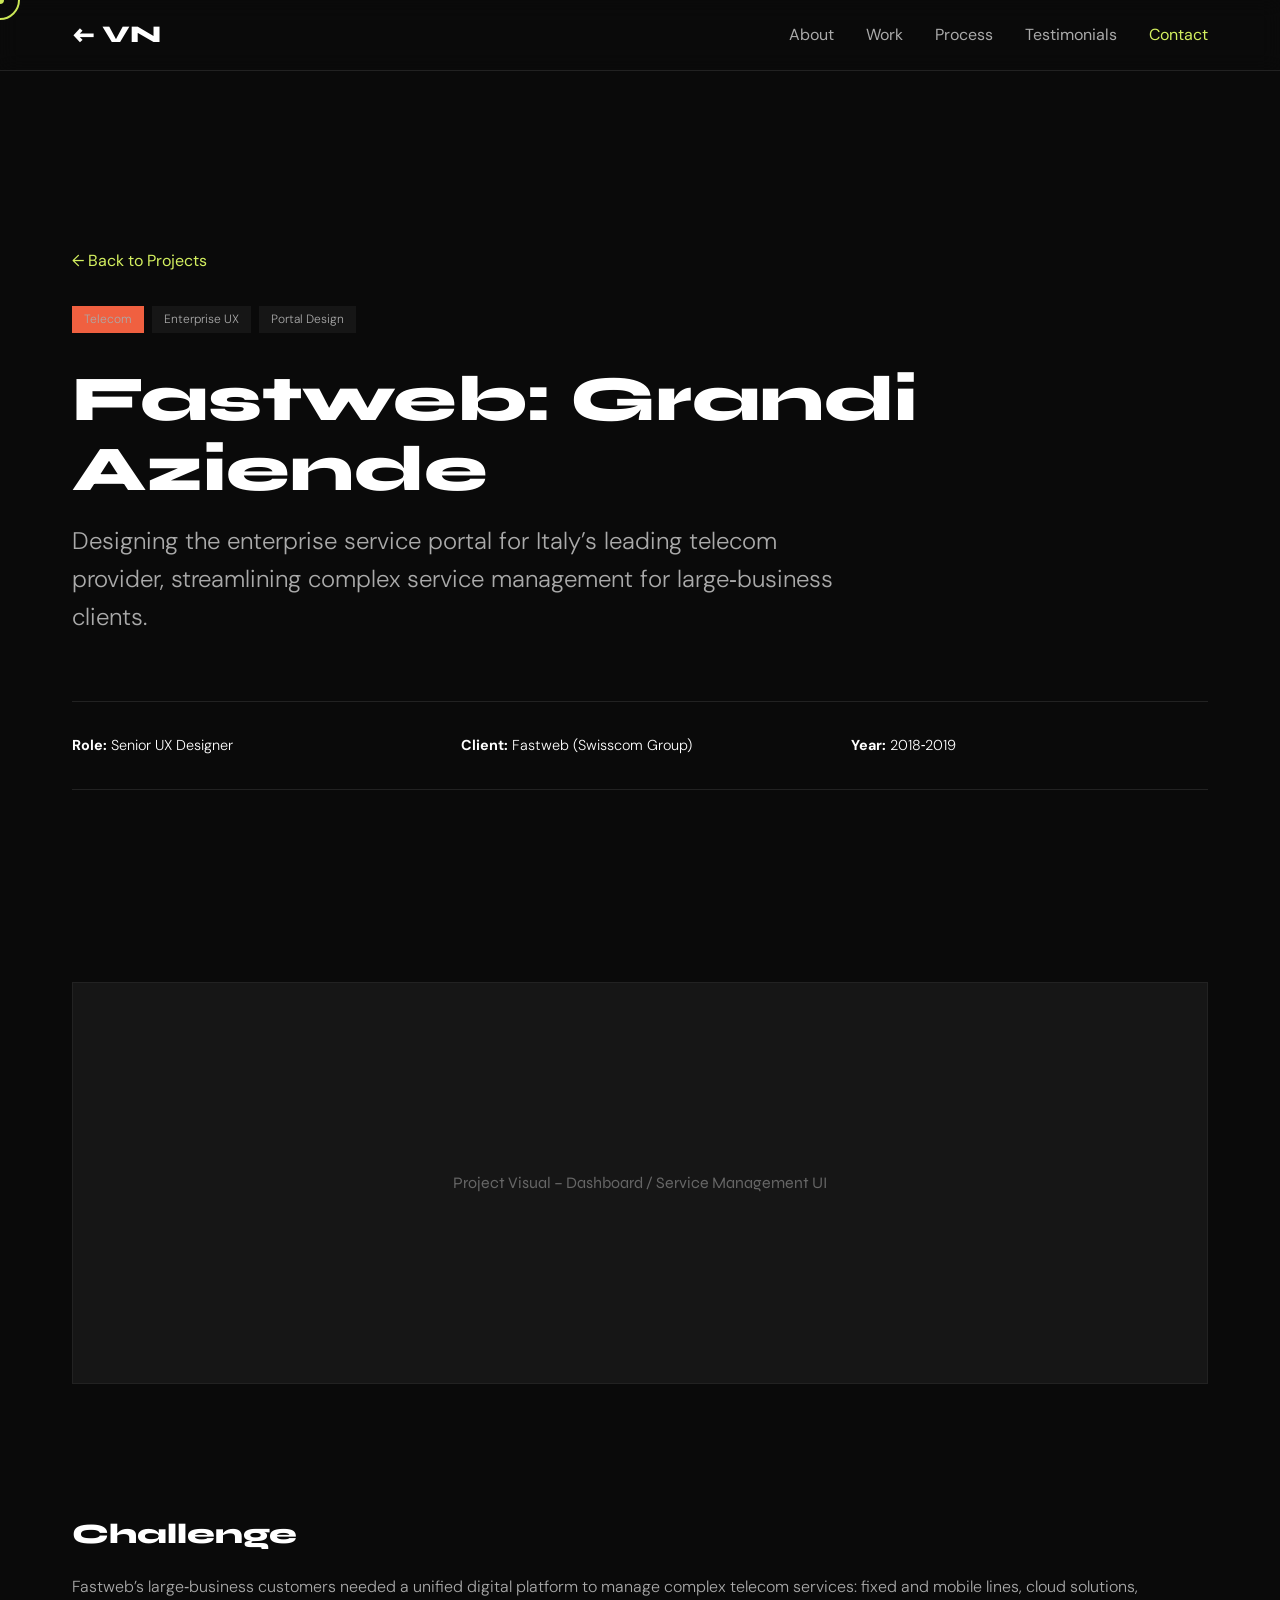
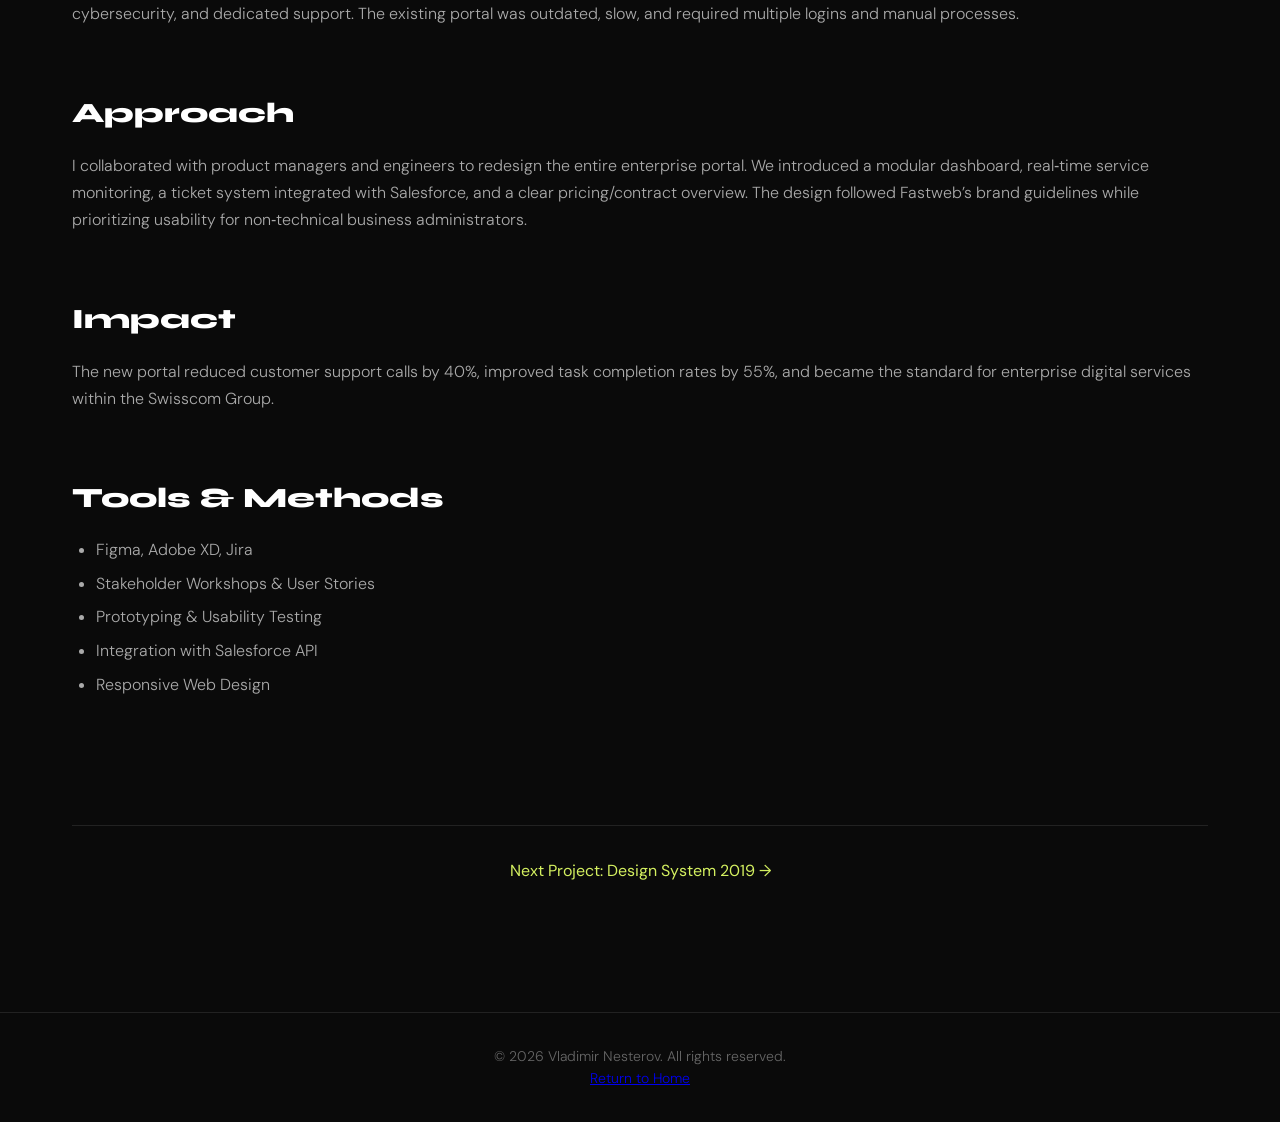
<file: cases/fastweb.html>
<!DOCTYPE html>
<html lang="en">
<head>
    <meta charset="UTF-8">
    <meta name="viewport" content="width=device-width, initial-scale=1.0">
    <title>Fastweb Grandi Aziende — Vladimir Nesterov</title>
    <meta name="description" content="Case study: Enterprise portal design for Italy’s leading telecom provider.">
    <link rel="preconnect" href="https://fonts.googleapis.com">
    <link rel="preconnect" href="https://fonts.gstatic.com" crossorigin>
    <link href="https://fonts.googleapis.com/css2?family=Syne:wght@800&family=DM+Sans:ital,wght@0,300;0,400;0,500;1,300&display=swap" rel="stylesheet">
    <link rel="stylesheet" href="../style.css">
    <link rel="icon" type="image/svg+xml" href="../favicon.svg">
</head>
<body>
    <div class="cursor-dot"></div>
    <div class="cursor-ring"></div>

    <header class="header">
        <nav class="nav container">
            <a href="../index.html" class="nav-logo">← VN</a>
            <ul class="nav-list">
                <li><a href="../index.html#about">About</a></li>
                <li><a href="../index.html#work">Work</a></li>
                <li><a href="../index.html#process">Process</a></li>
                <li><a href="../index.html#testimonials">Testimonials</a></li>
                <li><a href="../index.html#contact" class="nav-contact">Contact</a></li>
            </ul>
        </nav>
    </header>

    <main class="case-study">
        <section class="case-hero">
            <div class="container">
                <a href="../index.html#work" class="back-link">← Back to Projects</a>
                <div class="case-tags">
                    <span class="tag" style="background-color: #f06040;">Telecom</span>
                    <span class="tag">Enterprise UX</span>
                    <span class="tag">Portal Design</span>
                </div>
                <h1 class="case-title">Fastweb: Grandi Aziende</h1>
                <p class="case-subtitle">Designing the enterprise service portal for Italy’s leading telecom provider, streamlining complex service management for large‑business clients.</p>
                <div class="case-meta">
                    <div class="meta-item">
                        <strong>Role:</strong> Senior UX Designer
                    </div>
                    <div class="meta-item">
                        <strong>Client:</strong> Fastweb (Swisscom Group)
                    </div>
                    <div class="meta-item">
                        <strong>Year:</strong> 2018‑2019
                    </div>
                </div>
            </div>
        </section>

        <section class="case-content">
            <div class="container">
                <div class="case-image-placeholder">
                    <div style="background-color: #161616; height: 400px; display: flex; align-items: center; justify-content: center; color: #666; font-family: var(--font-heading);">
                        Project Visual – Dashboard / Service Management UI
                    </div>
                </div>

                <div class="case-text">
                    <h2>Challenge</h2>
                    <p>
                        Fastweb’s large‑business customers needed a unified digital platform to manage complex telecom services:
                        fixed and mobile lines, cloud solutions, cybersecurity, and dedicated support. The existing portal was outdated,
                        slow, and required multiple logins and manual processes.
                    </p>

                    <h2>Approach</h2>
                    <p>
                        I collaborated with product managers and engineers to redesign the entire enterprise portal.
                        We introduced a modular dashboard, real‑time service monitoring, a ticket system integrated with Salesforce,
                        and a clear pricing/contract overview. The design followed Fastweb’s brand guidelines while prioritizing
                        usability for non‑technical business administrators.
                    </p>

                    <h2>Impact</h2>
                    <p>
                        The new portal reduced customer support calls by 40%, improved task completion rates by 55%,
                        and became the standard for enterprise digital services within the Swisscom Group.
                    </p>

                    <h2>Tools & Methods</h2>
                    <ul>
                        <li>Figma, Adobe XD, Jira</li>
                        <li>Stakeholder Workshops & User Stories</li>
                        <li>Prototyping & Usability Testing</li>
                        <li>Integration with Salesforce API</li>
                        <li>Responsive Web Design</li>
                    </ul>
                </div>

                <div class="case-navigation">
                    <a href="../cases/design-system.html" class="nav-next">Next Project: Design System 2019 →</a>
                </div>
            </div>
        </section>
    </main>

    <footer class="footer">
        <div class="container">
            <p>© 2026 Vladimir Nesterov. All rights reserved.</p>
            <p><a href="../index.html">Return to Home</a></p>
        </div>
    </footer>

    <script src="../script.js"></script>
</body>
</html>
</file>
<file: style.css>
/* Portfolio 2026 — Dark Editorial Design System */
:root {
    /* Colors */
    --bg-main: #0a0a0a;
    --bg-card: #111111;
    --bg-surface: #161616;
    --accent-primary: #d4f060;
    --accent-secondary: #f06040;
    --text-primary: #ffffff;
    --text-secondary: #aaaaaa;
    --text-muted: #666666;
    --border-color: #222222;

    /* Typography */
    --font-heading: 'Syne', sans-serif;
    --font-body: 'DM Sans', sans-serif;
    --font-weight-heading: 800;
    --font-weight-body: 300;
    --font-weight-medium: 400;

    /* Spacing */
    --space-xs: 0.5rem;
    --space-sm: 1rem;
    --space-md: 2rem;
    --space-lg: 4rem;
    --space-xl: 8rem;

    /* Border radius */
    --radius-none: 0px;
    --radius-sm: 4px;

    /* Transitions */
    --transition-fast: 150ms ease;
    --transition-medium: 300ms ease;
    --transition-slow: 500ms ease;
}

/* Reset & Base */
* {
    margin: 0;
    padding: 0;
    box-sizing: border-box;
}

html {
    scroll-behavior: smooth;
}

body {
    font-family: var(--font-body);
    font-weight: var(--font-weight-body);
    background-color: var(--bg-main);
    color: var(--text-primary);
    line-height: 1.6;
    overflow-x: hidden;
    cursor: none;
}

/* Custom Cursor */
.cursor-dot,
.cursor-ring {
    position: fixed;
    top: 0;
    left: 0;
    pointer-events: none;
    z-index: 9999;
    mix-blend-mode: difference;
    transform: translate(-50%, -50%);
}

.cursor-dot {
    width: 8px;
    height: 8px;
    background-color: var(--accent-primary);
    border-radius: 50%;
    transition: width 0.2s, height 0.2s;
}

.cursor-ring {
    width: 40px;
    height: 40px;
    border: 2px solid var(--accent-primary);
    border-radius: 50%;
    transition: width 0.3s, height 0.3s, opacity 0.3s;
}

body:hover .cursor-dot {
    width: 12px;
    height: 12px;
}

body:hover .cursor-ring {
    width: 60px;
    height: 60px;
}

/* Utility Classes */
.container {
    width: 100%;
    max-width: 1200px;
    margin: 0 auto;
    padding: 0 var(--space-sm);
}

@media (min-width: 768px) {
    .container {
        padding: 0 var(--space-md);
    }
}

.section-title {
    font-family: var(--font-heading);
    font-weight: var(--font-weight-heading);
    font-size: clamp(2.5rem, 5vw, 4rem);
    margin-bottom: var(--space-lg);
    line-height: 1.1;
}

/* Header */
.header {
    position: fixed;
    top: 0;
    left: 0;
    width: 100%;
    z-index: 1000;
    padding: var(--space-sm) 0;
    background-color: rgba(10, 10, 10, 0.9);
    backdrop-filter: blur(10px);
    border-bottom: 1px solid var(--border-color);
}

.nav {
    display: flex;
    justify-content: space-between;
    align-items: center;
}

.nav-logo {
    font-family: var(--font-heading);
    font-weight: var(--font-weight-heading);
    font-size: 1.5rem;
    color: var(--text-primary);
    text-decoration: none;
}

.nav-list {
    display: none;
    list-style: none;
    gap: var(--space-md);
}

@media (min-width: 768px) {
    .nav-list {
        display: flex;
    }
}

.nav-list a {
    color: var(--text-secondary);
    text-decoration: none;
    font-weight: var(--font-weight-medium);
    transition: color var(--transition-fast);
}

.nav-list a:hover {
    color: var(--text-primary);
}

.nav-contact {
    color: var(--accent-primary) !important;
}

.nav-experimental {
    color: var(--accent-secondary) !important;
}

/* Hero */
.hero {
    min-height: 100vh;
    display: flex;
    align-items: center;
    padding-top: 80px;
    padding-bottom: var(--space-xl);
    position: relative;
    overflow: hidden;
}

.hero-content {
    width: 100%;
}

.hero-status {
    display: flex;
    align-items: center;
    gap: var(--space-xs);
    margin-bottom: var(--space-md);
}

.status-dot {
    width: 10px;
    height: 10px;
    background-color: var(--accent-primary);
    border-radius: 50%;
    animation: pulse 2s infinite;
}

@keyframes pulse {
    0%, 100% { opacity: 1; }
    50% { opacity: 0.6; }
}

.status-text {
    font-size: 0.9rem;
    color: var(--text-secondary);
}

.hero-title {
    font-family: var(--font-heading);
    font-weight: var(--font-weight-heading);
    font-size: clamp(3rem, 8vw, 6rem);
    line-height: 1;
    margin-bottom: var(--space-md);
}

.hero-line {
    display: block;
}

.hero-subtitle {
    font-size: clamp(1.125rem, 2.5vw, 1.5rem);
    color: var(--text-secondary);
    max-width: 600px;
    margin-bottom: var(--space-lg);
}

/* Marquee */
.hero-marquee {
    overflow: hidden;
    margin-top: var(--space-lg);
    border-top: 1px solid var(--border-color);
    border-bottom: 1px solid var(--border-color);
}

.marquee-track {
    display: flex;
    animation: marquee 30s linear infinite;
    white-space: nowrap;
    padding: var(--space-sm) 0;
}

@keyframes marquee {
    0% { transform: translateX(0); }
    100% { transform: translateX(-50%); }
}

.marquee-item {
    font-family: var(--font-heading);
    font-weight: var(--font-weight-heading);
    font-size: clamp(1.5rem, 3vw, 2.5rem);
    color: var(--text-muted);
    margin-right: var(--space-xl);
}

/* About */
.about {
    padding: var(--space-xl) 0;
}

.stats-grid {
    display: grid;
    grid-template-columns: repeat(2, 1fr);
    gap: var(--space-md);
    margin-bottom: var(--space-lg);
}

@media (min-width: 768px) {
    .stats-grid {
        grid-template-columns: repeat(4, 1fr);
    }
}

.stat {
    border: 1px solid var(--border-color);
    padding: var(--space-md);
}

.stat-number {
    font-family: var(--font-heading);
    font-weight: var(--font-weight-heading);
    font-size: clamp(2.5rem, 5vw, 3.5rem);
    color: var(--accent-primary);
    line-height: 1;
}

.stat-label {
    font-size: 0.9rem;
    color: var(--text-secondary);
    margin-top: var(--space-xs);
}

.about-text {
    max-width: 800px;
    font-size: clamp(1rem, 2vw, 1.125rem);
    color: var(--text-secondary);
    display: grid;
    gap: var(--space-sm);
}

/* Client Logos */
.client-logos {
    margin-top: var(--space-lg);
    overflow: hidden;
}

.logos-strip {
    display: flex;
    flex-wrap: wrap;
    justify-content: center;
    align-items: center;
    gap: var(--space-md);
    font-family: var(--font-heading);
    font-weight: var(--font-weight-heading);
    font-size: 1.125rem;
    color: var(--text-muted);
}

.logos-strip span {
    white-space: nowrap;
    transition: color var(--transition-fast);
}

.logos-strip span:hover {
    color: var(--accent-primary);
}

/* Work */
.work {
    padding: var(--space-xl) 0;
}

.work-grid {
    display: grid;
    grid-template-columns: repeat(auto-fit, minmax(300px, 1fr));
    gap: var(--space-md);
}

.project {
    background-color: var(--bg-card);
    border: 1px solid var(--border-color);
    transition: transform var(--transition-medium), background-color var(--transition-medium);
    overflow: hidden;
}

.project:hover {
    transform: translateY(-8px);
    background-color: var(--bg-surface);
}

.project-image {
    height: 200px;
    background-color: var(--bg-surface);
}

.project-content {
    padding: var(--space-md);
}

.project-tags {
    display: flex;
    gap: var(--space-xs);
    margin-bottom: var(--space-sm);
}

.tag {
    display: inline-block;
    padding: 0.25rem 0.75rem;
    background-color: var(--bg-surface);
    color: var(--text-secondary);
    font-size: 0.75rem;
    border-radius: var(--radius-none);
}

.project-title {
    font-family: var(--font-heading);
    font-weight: var(--font-weight-heading);
    font-size: 1.5rem;
    margin-bottom: var(--space-xs);
}

.project-description {
    color: var(--text-secondary);
    margin-bottom: var(--space-sm);
}

.project-link {
    color: var(--accent-primary);
    text-decoration: none;
    font-weight: var(--font-weight-medium);
    transition: opacity var(--transition-fast);
}

.project-link:hover {
    opacity: 0.8;
}

/* Process */
.process {
    padding: var(--space-xl) 0;
}

.process-steps {
    display: grid;
    grid-template-columns: repeat(auto-fit, minmax(200px, 1fr));
    gap: var(--space-md);
}

.step {
    border: 1px solid var(--border-color);
    padding: var(--space-md);
}

.step-number {
    font-family: var(--font-heading);
    font-weight: var(--font-weight-heading);
    font-size: 2rem;
    color: var(--accent-primary);
    margin-bottom: var(--space-sm);
}

.step-title {
    font-family: var(--font-heading);
    font-weight: var(--font-weight-heading);
    font-size: 1.25rem;
    margin-bottom: var(--space-xs);
}

.step-description {
    color: var(--text-secondary);
    font-size: 0.9rem;
}

/* Testimonials */
.testimonials {
    padding: var(--space-xl) 0;
}

.testimonials-grid {
    display: grid;
    grid-template-columns: repeat(auto-fit, minmax(300px, 1fr));
    gap: var(--space-md);
}

.testimonial {
    border: 1px solid var(--border-color);
    padding: var(--space-md);
}

.testimonial p {
    font-size: 1.125rem;
    color: var(--text-secondary);
    font-style: italic;
    margin-bottom: var(--space-sm);
}

.testimonial footer {
    font-size: 0.9rem;
    color: var(--text-muted);
}

/* Contact */
.contact {
    padding: var(--space-xl) 0;
    background-color: var(--accent-primary);
    color: var(--bg-main);
}

.contact .section-title {
    color: var(--bg-main);
}

.contact-subtitle {
    font-size: clamp(1rem, 2vw, 1.25rem);
    max-width: 600px;
    margin-bottom: var(--space-md);
}

.contact-button {
    display: inline-block;
    background-color: var(--bg-main);
    color: var(--accent-primary);
    padding: 1rem 2rem;
    font-family: var(--font-heading);
    font-weight: var(--font-weight-heading);
    text-decoration: none;
    border-radius: var(--radius-none);
    transition: transform var(--transition-fast);
}

.contact-button:hover {
    transform: scale(1.05);
}

.contact-links {
    margin-top: var(--space-md);
    display: flex;
    gap: var(--space-md);
}

.contact-links a {
    color: var(--bg-main);
    text-decoration: none;
    font-weight: var(--font-weight-medium);
}

.contact-links a:hover {
    text-decoration: underline;
}

/* Footer */
.footer {
    padding: var(--space-md) 0;
    border-top: 1px solid var(--border-color);
    color: var(--text-muted);
    font-size: 0.875rem;
    text-align: center;
}

/* Reveal animations */
.reveal {
    opacity: 0;
    transform: translateY(30px);
    transition: opacity 0.8s ease, transform 0.8s ease;
}

.reveal.visible {
    opacity: 1;
    transform: translateY(0);
}

/* Case Study Pages */
.case-study {
    padding-top: 120px;
}

.case-hero {
    padding: var(--space-xl) 0 var(--space-lg);
}

.back-link {
    color: var(--accent-primary);
    text-decoration: none;
    font-weight: var(--font-weight-medium);
    margin-bottom: var(--space-md);
    display: inline-block;
}

.back-link:hover {
    text-decoration: underline;
}

.case-tags {
    display: flex;
    gap: var(--space-xs);
    margin-bottom: var(--space-md);
}

.case-title {
    font-family: var(--font-heading);
    font-weight: var(--font-weight-heading);
    font-size: clamp(2.5rem, 6vw, 4rem);
    line-height: 1.1;
    margin-bottom: var(--space-sm);
}

.case-subtitle {
    font-size: clamp(1.125rem, 2.5vw, 1.5rem);
    color: var(--text-secondary);
    max-width: 800px;
    margin-bottom: var(--space-lg);
}

.case-meta {
    display: grid;
    grid-template-columns: repeat(auto-fit, minmax(200px, 1fr));
    gap: var(--space-md);
    border-top: 1px solid var(--border-color);
    border-bottom: 1px solid var(--border-color);
    padding: var(--space-md) 0;
}

.meta-item {
    font-size: 0.9rem;
}

.case-content {
    padding: var(--space-xl) 0;
}

.case-image-placeholder {
    margin-bottom: var(--space-xl);
    border: 1px solid var(--border-color);
}

.case-text h2 {
    font-family: var(--font-heading);
    font-weight: var(--font-weight-heading);
    font-size: 1.75rem;
    margin: var(--space-lg) 0 var(--space-sm);
}

.case-text p {
    color: var(--text-secondary);
    margin-bottom: var(--space-md);
    line-height: 1.7;
}

.case-text ul {
    color: var(--text-secondary);
    padding-left: 1.5rem;
    margin-bottom: var(--space-md);
}

.case-text li {
    margin-bottom: 0.5rem;
}

.case-navigation {
    margin-top: var(--space-xl);
    padding-top: var(--space-md);
    border-top: 1px solid var(--border-color);
    text-align: center;
}

.nav-next {
    color: var(--accent-primary);
    text-decoration: none;
    font-weight: var(--font-weight-medium);
}

.nav-next:hover {
    text-decoration: underline;
}

/* Responsive */
@media (max-width: 767px) {
    .hero-title {
        font-size: clamp(2.5rem, 10vw, 4rem);
    }
    .marquee-item {
        font-size: 1.25rem;
    }
    .stats-grid {
        grid-template-columns: repeat(2, 1fr);
    }
    .work-grid {
        grid-template-columns: 1fr;
    }
    .process-steps {
        grid-template-columns: 1fr;
    }
    .testimonials-grid {
        grid-template-columns: 1fr;
    }
}
</file>
